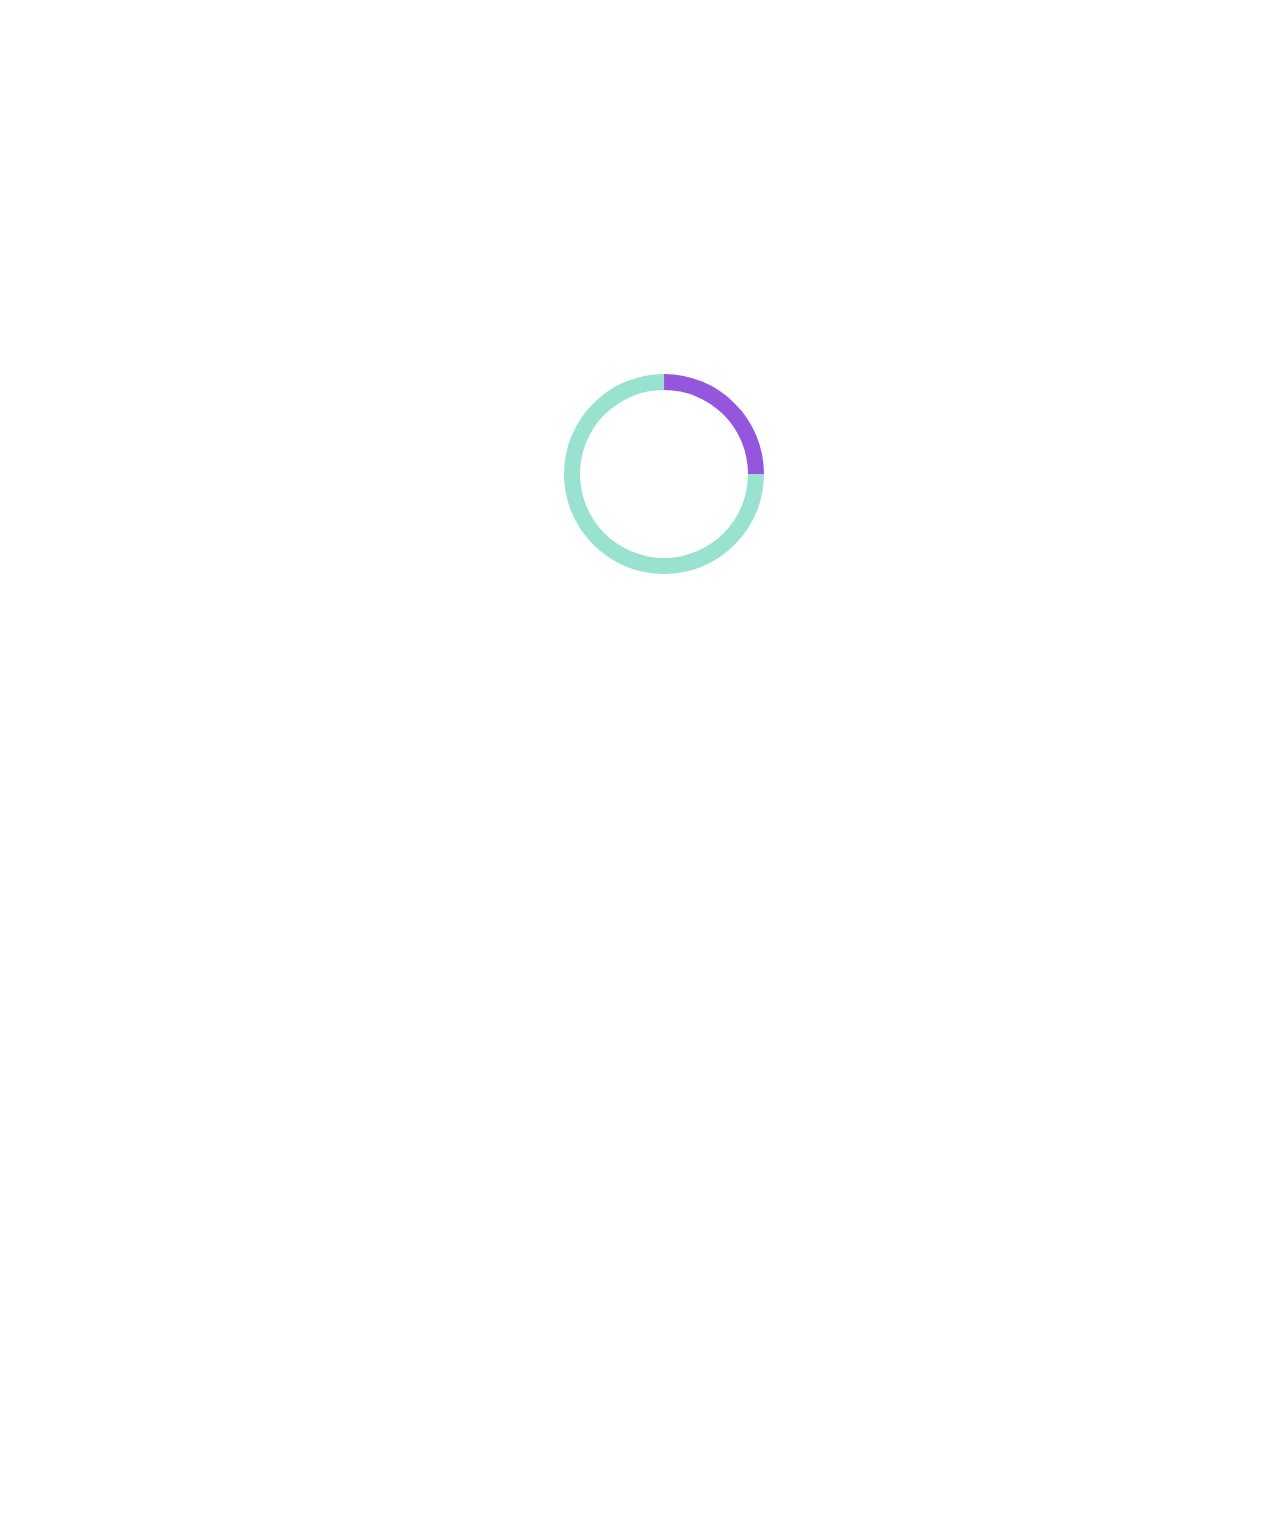
<file: index.html>
<!DOCTYPE html>
<html lang="fr">
  <head>
    <meta charset="UTF-8" />
    <meta http-equiv="X-UA-Compatible" content="IE=edge" />
    <meta name="viewport" content="width=device-width, initial-scale=1.0" />
    
    <link rel="stylesheet" href="CSS/normalise.css">
    <link rel="stylesheet" href="CSS/index.css" />
    <link
      rel="stylesheet"
      media="screen and (min-width: 769px)"
      href="CSS/moyenne_resolution.css"
    />
    <link
      rel="stylesheet"
      media="screen and (min-width: 1079px)"
      href="CSS/large_resolution.css"
    />

    <link
      href="https://cdnjs.cloudflare.com/ajax/libs/font-awesome/6.1.1/css/all.min.css"
      rel="stylesheet"
    />

    <link rel="preconnect" href="https://fonts.googleapis.com" />
    <link rel="preconnect" href="https://fonts.gstatic.com" crossorigin />
    <link
      href="https://fonts.googleapis.com/css2?family=Roboto:ital,wght@0,100;0,300;0,400;0,500;0,700;1,100;1,300;1,400;1,500;1,700&family=Shrikhand&display=swap"
      rel="stylesheet"
    />

    <title>Accueil</title>
  </head>

  <body>
    <div class="loader"></div>

    <div class="blocPage">
      <svg id="stylesvg" aria-hidden="true" focusable="false">
        <linearGradient id="mygradient" x2="1" y2="1">
          <stop offset="0%" stop-color="#9356DC" />
          <stop offset="100%" stop-color="#FF79DA" />
        </linearGradient>
      </svg>
      <!--Partie de l'entête-->
      <header class="entete">
        <div class="divFlecheEntete"></div>
        <div class="divLogo">
          <a href="index.html" class="logo"
            ><img src="images/logo/ohmyfood.png" alt="OhmyFood"
          /></a>
        </div>
        <div class="twentyfivepercent"></div>
      </header>
      <!--Partie de entre lentête et le contenu principal-->
      <section>
        <div class="divLocation">
          <i class="fa-solid fa-location-dot"></i>
          <p>Paris, Belleville</p>
        </div>
        <div class="introduction flexCenter">
          <div class="reservezPhrase">
            <h2>Réservez le menu qui vous convient</h2>
            <p>
              Découvrez des restaurants d'exception, séléctionnés par nos soins.
            </p>
          </div>

          <a href="#explore" class="exploreButton">
            Explorer nos Restaurants
          </a>
        </div>
      </section>
      <!--Partie du contenu principal-->
      <div class="globalSansHeaderFooter">
        <!--Partie de la liste des choix-->
        <section class="fonctionnement">
          <h2>Fonctionnement</h2>

          <div class="listChoix">
            <article class="choix flexCenter">
              <div class="numberFonc flexCenter">1</div>

              <div class="iconFonc">
                <i class="fa-solid fa-mobile-screen-button fa-2xl"></i>
              </div>

              <div class="space"></div>

              <h3 class="textFonc">Choisissez un restaurant</h3>
            </article>

            <article class="choix flexCenter">
              <div class="numberFonc flexCenter">2</div>

              <div class="iconFonc">
                <i class="fa-solid fa-list fa-2xl"></i>
              </div>

              <div class="space"></div>

              <h3 class="textFonc">Composez votre menu</h3>
            </article>

            <article class="choix flexCenter">
              <div class="numberFonc flexCenter">3</div>

              <div class="iconFonc">
                <i class="fa-solid fa-store fa-2xl"></i>
              </div>

              <div class="space"></div>

              <h3 class="textFonc">Dégustez au restaurant</h3>
            </article>
          </div>
        </section>
        <!--Partie de la liste des restaurants-->
        <section id="explore" class="restaurants">
          <h2 id="firstH2">Restaurants</h2>

          <div class="listResto">
            <h2>Restaurants</h2>

            <a href="menulapalettedugout.html">
              <article class="cardRestaurants1">
                <div class="cardRestaurantsImage">
                  <img
                    src="images/restaurants/jay-wennington-N_Y88TWmGwA-unsplash.jpg"
                    alt=""
                  />
                  <div class="nouveau">Nouveau</div>
                </div>
                <div class="cardRestaurantsInfos">
                  <div class="infoCard">
                    <h3>La palette du goût</h3>
                    <p>Ménilmontant</p>
                  </div>

                  <div class="divHeart flexCenter">
                    <div class="heartEmpty">
                      <svg
                        xmlns="http://www.w3.org/2000/svg"
                        viewBox="0 0 512 512"
                      >
                        <path
                          d="M244 84L255.1 96L267.1 84.02C300.6 51.37 347 36.51 392.6 44.1C461.5 55.58 512 115.2 512 185.1V190.9C512 232.4 494.8 272.1 464.4 300.4L283.7 469.1C276.2 476.1 266.3 480 256 480C245.7 480 235.8 476.1 228.3 469.1L47.59 300.4C17.23 272.1 0 232.4 0 190.9V185.1C0 115.2 50.52 55.58 119.4 44.1C164.1 36.51 211.4 51.37 244 84C243.1 84 244 84.01 244 84L244 84zM255.1 163.9L210.1 117.1C188.4 96.28 157.6 86.4 127.3 91.44C81.55 99.07 48 138.7 48 185.1V190.9C48 219.1 59.71 246.1 80.34 265.3L256 429.3L431.7 265.3C452.3 246.1 464 219.1 464 190.9V185.1C464 138.7 430.4 99.07 384.7 91.44C354.4 86.4 323.6 96.28 301.9 117.1L255.1 163.9z"
                        />
                      </svg>
                    </div>

                    <div class="heartFill">
                      <svg viewBox="0 0 512 512">
                        <g stroke="black">
                          <path
                            d="M0 190.9V185.1C0 115.2 50.52 55.58 119.4 44.1C164.1 36.51 211.4 51.37 244 84.02L256 96L267.1 84.02C300.6 51.37 347 36.51 392.6 44.1C461.5 55.58 512 115.2 512 185.1V190.9C512 232.4 494.8 272.1 464.4 300.4L283.7 469.1C276.2 476.1 266.3 480 256 480C245.7 480 235.8 476.1 228.3 469.1L47.59 300.4C17.23 272.1 .0003 232.4 .0003 190.9L0 190.9z"
                          />
                        </g>
                      </svg>
                    </div>
                  </div>
                </div>
              </article>
            </a>

            <a href="menulanoteenchantee.html">
              <article class="cardRestaurants1">
                <div class="cardRestaurantsImage">
                  <img
                    src="images/restaurants/stil-u2Lp8tXIcjw-unsplash.jpg"
                    alt=""
                  />
                  <div class="nouveau">Nouveau</div>
                </div>
                <div class="cardRestaurantsInfos">
                  <div class="infoCard">
                    <h3>La note enchantée</h3>
                    <p>Charonne</p>
                  </div>
                  <div class="divHeart flexCenter">
                    <div class="heartEmpty">
                      <svg
                        xmlns="http://www.w3.org/2000/svg"
                        viewBox="0 0 512 512"
                      >
                        <path
                          d="M244 84L255.1 96L267.1 84.02C300.6 51.37 347 36.51 392.6 44.1C461.5 55.58 512 115.2 512 185.1V190.9C512 232.4 494.8 272.1 464.4 300.4L283.7 469.1C276.2 476.1 266.3 480 256 480C245.7 480 235.8 476.1 228.3 469.1L47.59 300.4C17.23 272.1 0 232.4 0 190.9V185.1C0 115.2 50.52 55.58 119.4 44.1C164.1 36.51 211.4 51.37 244 84C243.1 84 244 84.01 244 84L244 84zM255.1 163.9L210.1 117.1C188.4 96.28 157.6 86.4 127.3 91.44C81.55 99.07 48 138.7 48 185.1V190.9C48 219.1 59.71 246.1 80.34 265.3L256 429.3L431.7 265.3C452.3 246.1 464 219.1 464 190.9V185.1C464 138.7 430.4 99.07 384.7 91.44C354.4 86.4 323.6 96.28 301.9 117.1L255.1 163.9z"
                        />
                      </svg>
                    </div>

                    <div class="heartFill">
                      <svg viewBox="0 0 512 512">
                        <g stroke="black">
                          <path
                            d="M0 190.9V185.1C0 115.2 50.52 55.58 119.4 44.1C164.1 36.51 211.4 51.37 244 84.02L256 96L267.1 84.02C300.6 51.37 347 36.51 392.6 44.1C461.5 55.58 512 115.2 512 185.1V190.9C512 232.4 494.8 272.1 464.4 300.4L283.7 469.1C276.2 476.1 266.3 480 256 480C245.7 480 235.8 476.1 228.3 469.1L47.59 300.4C17.23 272.1 .0003 232.4 .0003 190.9L0 190.9z"
                          />
                        </g>
                      </svg>
                    </div>
                  </div>
                </div>
              </article>
            </a>

            <a href="menualafrancaise.html">
              <article class="cardRestaurants1">
                <div class="cardRestaurantsImage">
                  <img
                    src="images/restaurants/toa-heftiba-DQKerTsQwi0-unsplash.jpg"
                    alt=""
                  />
                  <div class="nouveau">Nouveau</div>
                </div>
                <div class="cardRestaurantsInfos">
                  <div class="infoCard">
                    <h3>À la française</h3>
                    <p>Cité Rouge</p>
                  </div>

                  <div class="divHeart flexCenter">
                    <div class="heartEmpty">
                      <svg
                        xmlns="http://www.w3.org/2000/svg"
                        viewBox="0 0 512 512"
                      >
                        <path
                          d="M244 84L255.1 96L267.1 84.02C300.6 51.37 347 36.51 392.6 44.1C461.5 55.58 512 115.2 512 185.1V190.9C512 232.4 494.8 272.1 464.4 300.4L283.7 469.1C276.2 476.1 266.3 480 256 480C245.7 480 235.8 476.1 228.3 469.1L47.59 300.4C17.23 272.1 0 232.4 0 190.9V185.1C0 115.2 50.52 55.58 119.4 44.1C164.1 36.51 211.4 51.37 244 84C243.1 84 244 84.01 244 84L244 84zM255.1 163.9L210.1 117.1C188.4 96.28 157.6 86.4 127.3 91.44C81.55 99.07 48 138.7 48 185.1V190.9C48 219.1 59.71 246.1 80.34 265.3L256 429.3L431.7 265.3C452.3 246.1 464 219.1 464 190.9V185.1C464 138.7 430.4 99.07 384.7 91.44C354.4 86.4 323.6 96.28 301.9 117.1L255.1 163.9z"
                        />
                      </svg>
                    </div>

                    <div class="heartFill">
                      <svg viewBox="0 0 512 512">
                        <g stroke="black">
                          <path
                            d="M0 190.9V185.1C0 115.2 50.52 55.58 119.4 44.1C164.1 36.51 211.4 51.37 244 84.02L256 96L267.1 84.02C300.6 51.37 347 36.51 392.6 44.1C461.5 55.58 512 115.2 512 185.1V190.9C512 232.4 494.8 272.1 464.4 300.4L283.7 469.1C276.2 476.1 266.3 480 256 480C245.7 480 235.8 476.1 228.3 469.1L47.59 300.4C17.23 272.1 .0003 232.4 .0003 190.9L0 190.9z"
                          />
                        </g>
                      </svg>
                    </div>
                  </div>
                </div>
              </article>
            </a>

            <a href="menuledelicedessens.html">
              <article class="cardRestaurants1">
                <div class="cardRestaurantsImage">
                  <img
                    src="images/restaurants/louis-hansel-shotsoflouis-qNBGVyOCY8Q-unsplash.jpg"
                    alt=""
                  />
                </div>
                <div class="cardRestaurantsInfos">
                  <div class="infoCard">
                    <h3>Le délice des sens</h3>
                    <p>Folie-Méricourt</p>
                  </div>

                  <div class="divHeart flexCenter">
                    <div class="heartEmpty">
                      <svg
                        xmlns="http://www.w3.org/2000/svg"
                        viewBox="0 0 512 512"
                      >
                        <path
                          d="M244 84L255.1 96L267.1 84.02C300.6 51.37 347 36.51 392.6 44.1C461.5 55.58 512 115.2 512 185.1V190.9C512 232.4 494.8 272.1 464.4 300.4L283.7 469.1C276.2 476.1 266.3 480 256 480C245.7 480 235.8 476.1 228.3 469.1L47.59 300.4C17.23 272.1 0 232.4 0 190.9V185.1C0 115.2 50.52 55.58 119.4 44.1C164.1 36.51 211.4 51.37 244 84C243.1 84 244 84.01 244 84L244 84zM255.1 163.9L210.1 117.1C188.4 96.28 157.6 86.4 127.3 91.44C81.55 99.07 48 138.7 48 185.1V190.9C48 219.1 59.71 246.1 80.34 265.3L256 429.3L431.7 265.3C452.3 246.1 464 219.1 464 190.9V185.1C464 138.7 430.4 99.07 384.7 91.44C354.4 86.4 323.6 96.28 301.9 117.1L255.1 163.9z"
                        />
                      </svg>
                    </div>

                    <div class="heartFill">
                      <svg viewBox="0 0 512 512">
                        <g stroke="black">
                          <path
                            d="M0 190.9V185.1C0 115.2 50.52 55.58 119.4 44.1C164.1 36.51 211.4 51.37 244 84.02L256 96L267.1 84.02C300.6 51.37 347 36.51 392.6 44.1C461.5 55.58 512 115.2 512 185.1V190.9C512 232.4 494.8 272.1 464.4 300.4L283.7 469.1C276.2 476.1 266.3 480 256 480C245.7 480 235.8 476.1 228.3 469.1L47.59 300.4C17.23 272.1 .0003 232.4 .0003 190.9L0 190.9z"
                          />
                        </g>
                      </svg>
                    </div>
                  </div>
                </div>
              </article>
            </a>
          </div>
        </section>
      </div>
      <!--Footer-->
      <footer>
        <a href="index.html">
          <h2>ohmyfood</h2>
        </a>

        <div>
          <a href="#">
            <i class="fa-solid fa-utensils"></i>
            Proposer un restaurant
          </a>
        </div>

        <div>
          <a href="#">
            <i class="fa-solid fa-handshake-simple"></i>
            Devenir partenaire
          </a>
        </div>

        <div>
          <a href="#">Mentions légales</a>
        </div>

        <div>
          <a href="mailto:test.mail@gmail.com">Contact</a>
        </div>
      </footer>
    </div>
  </body>

</html>
</file>
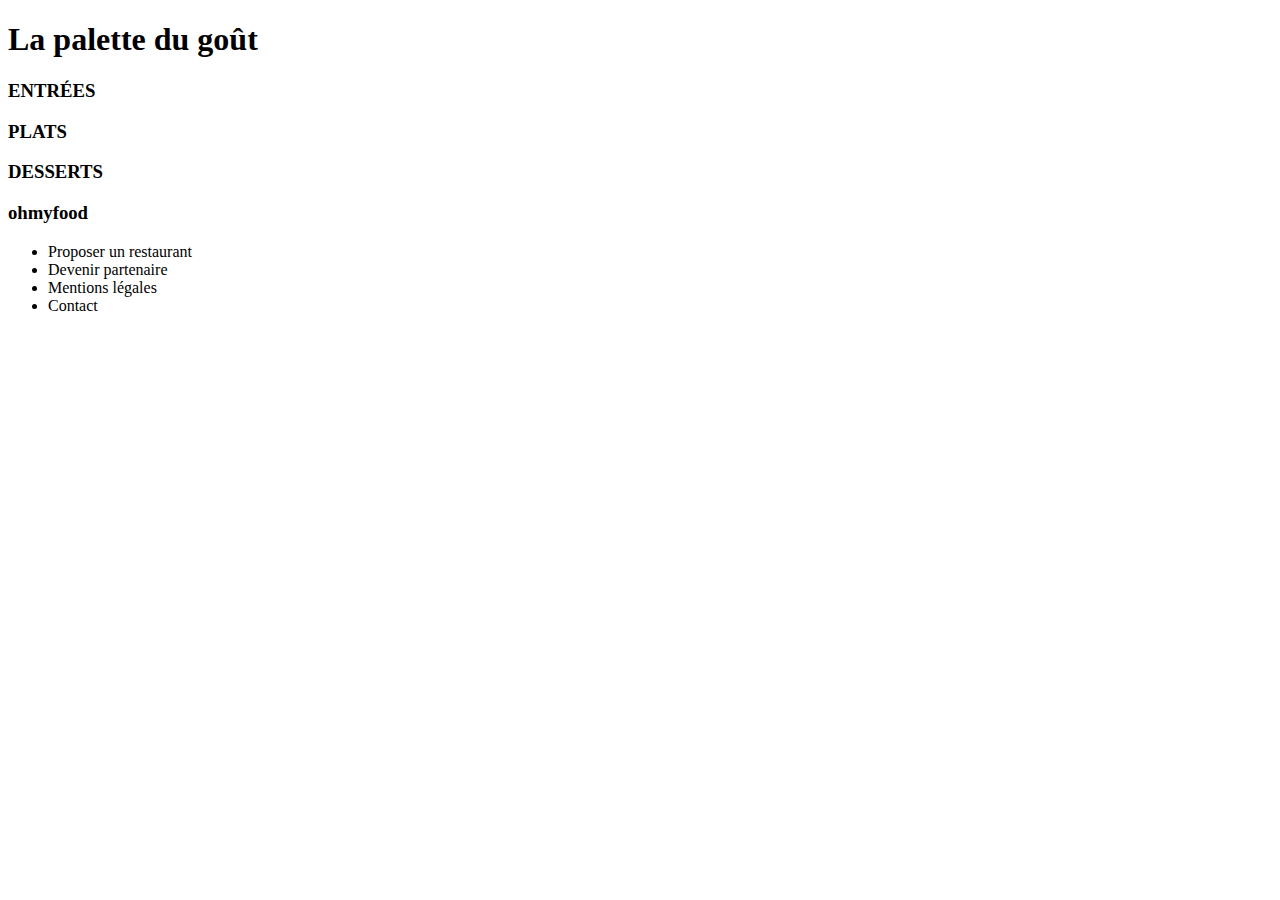
<file: Menu_La_Palette_Du_Gout.html>
<!DOCTYPE html>
<html lang="fr">
    <head>
        <meta charset="UTF-8">
        <meta http-equiv="X-UA-Compatible" content="IE=edge">
        <meta name="viewport" content="width=device-width, initial-scale=1.0">
        <title>Document</title>
    </head>
    <body> 
        <header>
            <div>
                <div class="flecheRetour">

                </div>
                <div class="logo">

                </div>
            </div>
        </header>
        <div>
            <div><h1>La palette du goût</h1></div>
            <div class="divEntrees">
                <h3>ENTRÉES</h3>
                <div>
                    <h3></h3>
                    <div>
                        <p></p>
                        <p class="price"></p>
                        <div class="buttonValidate"></div>
                    </div>
                </div>
    
                <div>
                    <h3></h3>
                    <div>
                        <p></p>
                        <p class="price"></p>
                        <div class="buttonValidate"></div>
                    </div>
                </div>

                <div>
                    <h3></h3>
                    <div>
                        <p></p>
                        <p class="price"></p>
                        <div class="buttonValidate"></div>
                    </div>
                </div>
            </div>

            <div class="divPlats">
                <h3>PLATS</h3>
                <div>
                    <h3></h3>
                    <div>
                        <p></p>
                        <p class="price"></p>
                        <div class="buttonValidate"></div>
                    </div>
                </div>

                <div>
                    <h3></h3>
                    <div>
                        <p></p>
                        <p class="price"></p>
                        <div class="buttonValidate"></div>
                    </div>
                </div>

                <div>
                    <h3></h3>
                    <div>
                        <p></p>
                        <p class="price"></p>
                        <div class="buttonValidate"></div>
                    </div>
                </div>
            </div>

            <div class="divDesserts">
                <h3>DESSERTS</h3>
                <div>
                    <h3></h3>
                    <div>
                        <p></p>
                        <p class="price"></p>
                        <div class="buttonValidate"></div>
                    </div>
                </div>

                <div>
                    <h3></h3>
                    <div>
                        <p></p>
                        <p class="price"></p>
                        <div class="buttonValidate"></div>
                    </div>
                </div>

                <div>
                    <h3></h3>
                    <div>
                        <p></p>
                        <p class="price"></p>
                        <div class="buttonValidate"></div>
                    </div>
                </div>
            </div>
        </div>

        <div class="divBoutton">

        </div>
        <footer>
            <div class="ohmyfood">
                <h3>ohmyfood</h3>
                <ul>
                    <li>Proposer un restaurant</li>
                    <li>Devenir partenaire</li>
                    <li>Mentions légales</li>
                    <li>Contact</li>
                </ul>
            </div>
        </footer>
    </body>
</html>
</file>
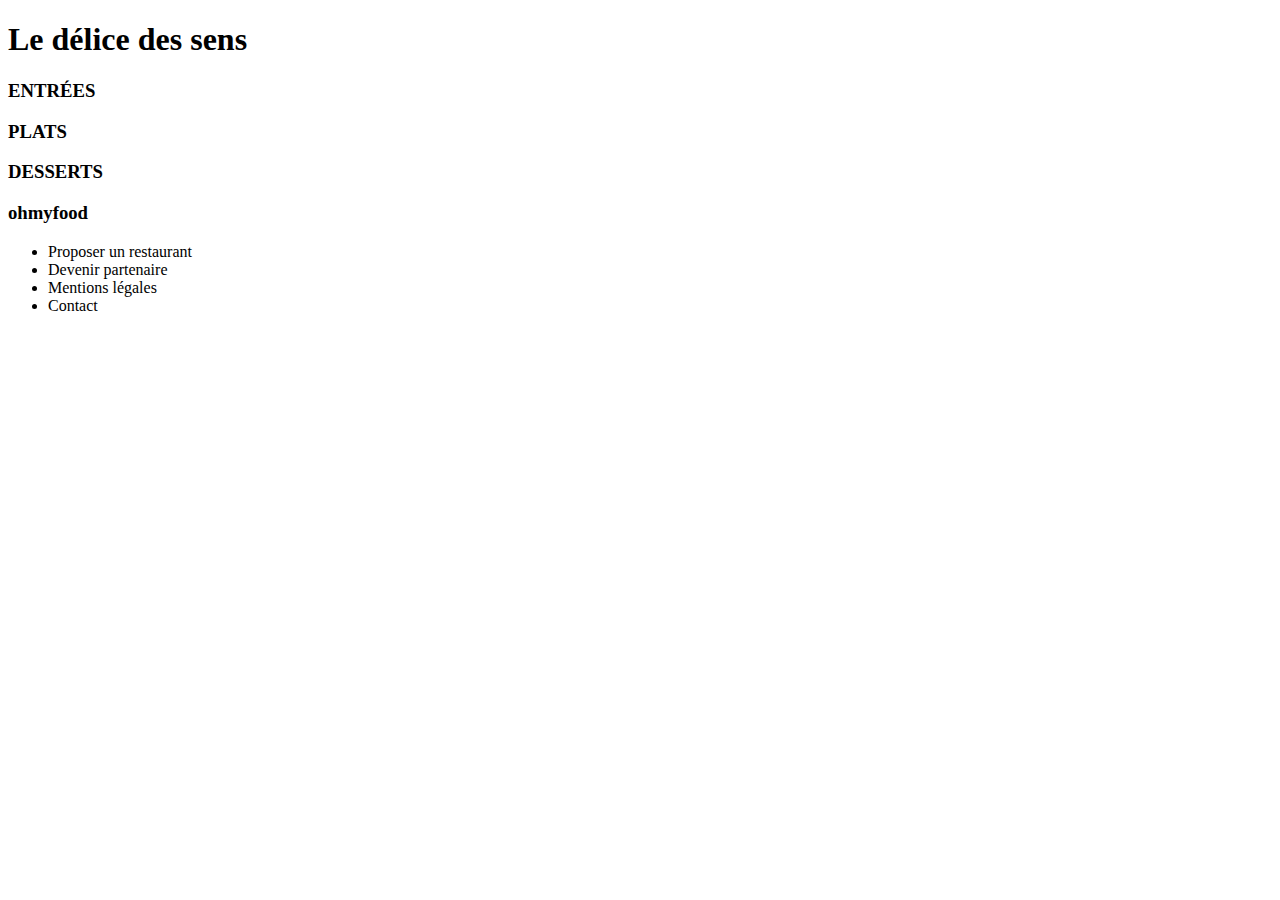
<file: Menu_Le_Delice_Des_Sens.html>
<!DOCTYPE html>
<html lang="fr">
    <head>
        <meta charset="UTF-8">
        <meta http-equiv="X-UA-Compatible" content="IE=edge">
        <meta name="viewport" content="width=device-width, initial-scale=1.0">
        <title>Document</title>
    </head>
    <body> 
        <header>
            <div>
                <div class="flecheRetour">

                </div>
                <div class="logo">

                </div>
            </div>
        </header>
        <div>
            <div><h1>Le délice des sens</h1></div>
            <div class="divEntrees">
                <h3>ENTRÉES</h3>
                <div>
                    <h3></h3>
                    <div>
                        <p></p>
                        <p class="price"></p>
                        <div class="buttonValidate"></div>
                    </div>
                </div>
    
                <div>
                    <h3></h3>
                    <div>
                        <p></p>
                        <p class="price"></p>
                        <div class="buttonValidate"></div>
                    </div>
                </div>

                <div>
                    <h3></h3>
                    <div>
                        <p></p>
                        <p class="price"></p>
                        <div class="buttonValidate"></div>
                    </div>
                </div>
            </div>

            <div class="divPlats">
                <h3>PLATS</h3>
                <div>
                    <h3></h3>
                    <div>
                        <p></p>
                        <p class="price"></p>
                        <div class="buttonValidate"></div>
                    </div>
                </div>

                <div>
                    <h3></h3>
                    <div>
                        <p></p>
                        <p class="price"></p>
                        <div class="buttonValidate"></div>
                    </div>
                </div>

                <div>
                    <h3></h3>
                    <div>
                        <p></p>
                        <p class="price"></p>
                        <div class="buttonValidate"></div>
                    </div>
                </div>
            </div>

            <div class="divDesserts">
                <h3>DESSERTS</h3>
                <div>
                    <h3></h3>
                    <div>
                        <p></p>
                        <p class="price"></p>
                        <div class="buttonValidate"></div>
                    </div>
                </div>

                <div>
                    <h3></h3>
                    <div>
                        <p></p>
                        <p class="price"></p>
                        <div class="buttonValidate"></div>
                    </div>
                </div>

                <div>
                    <h3></h3>
                    <div>
                        <p></p>
                        <p class="price"></p>
                        <div class="buttonValidate"></div>
                    </div>
                </div>
            </div>
        </div>

        <div class="divBoutton">

        </div>
        <footer>
            <div class="ohmyfood">
                <h3>ohmyfood</h3>
                <ul>
                    <li>Proposer un restaurant</li>
                    <li>Devenir partenaire</li>
                    <li>Mentions légales</li>
                    <li>Contact</li>
                </ul>
            </div>
        </footer>
    </body>
</html>
</file>
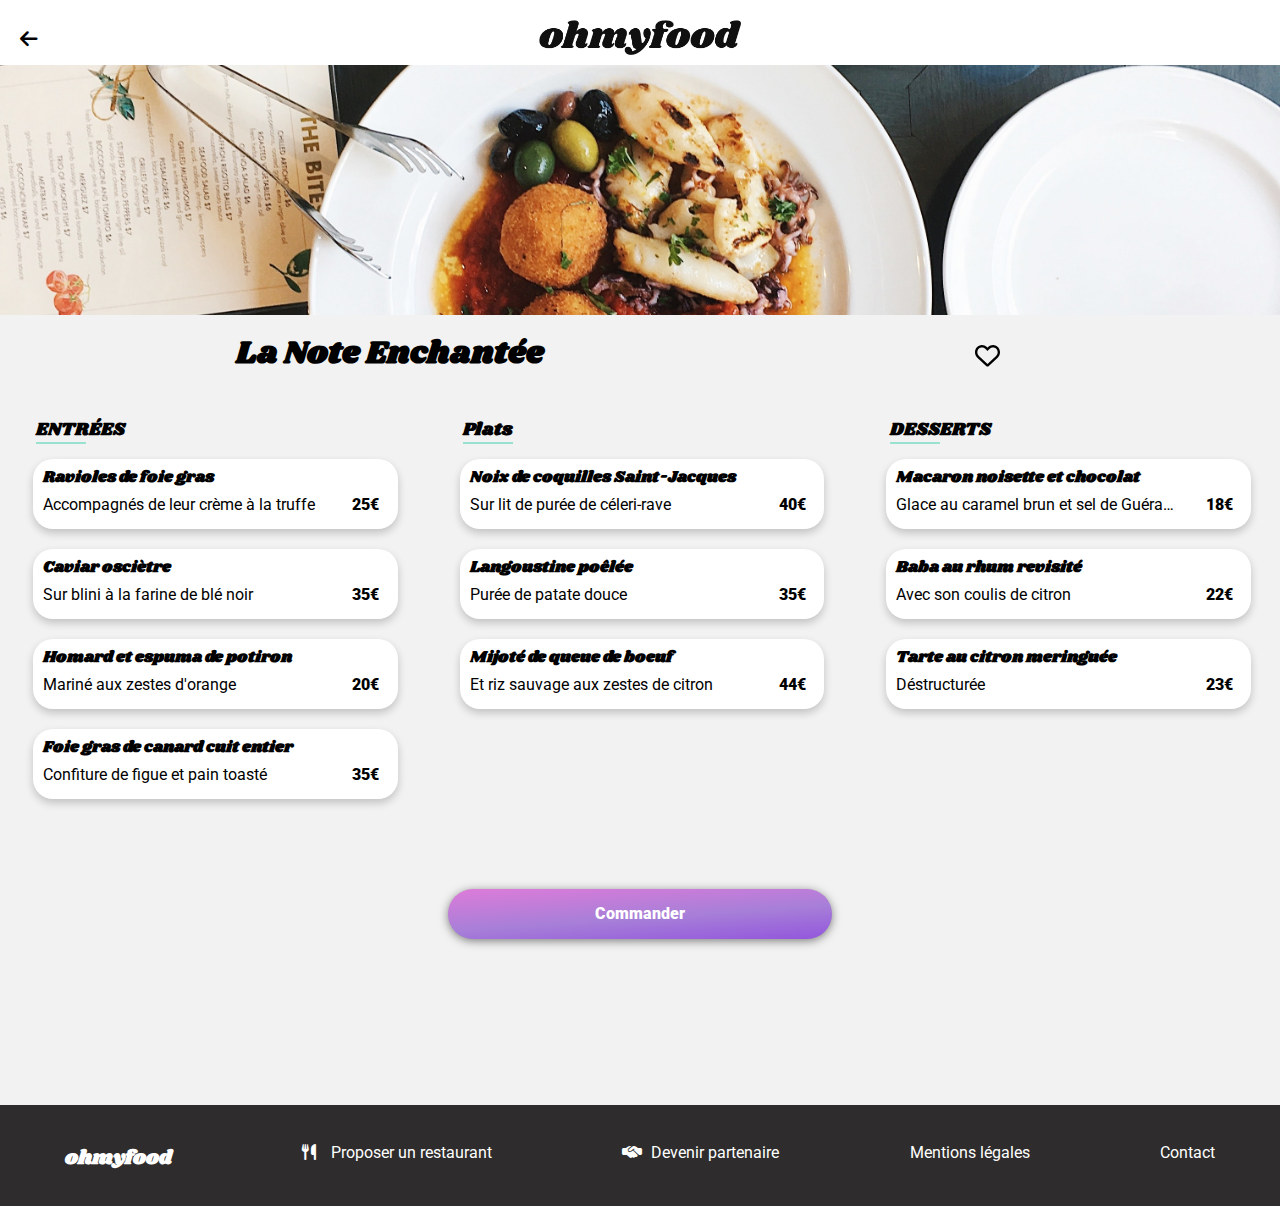
<file: menulanoteenchantee.html>
<!DOCTYPE html>
<html lang="fr">
  <head>
    <meta charset="UTF-8" />
    <meta http-equiv="X-UA-Compatible" content="IE=edge" />
    <meta name="viewport" content="width=device-width, initial-scale=1.0" />

    <link rel="stylesheet" href="CSS/normalise.css">

    <link rel="stylesheet" href="CSS/menuresto.css" />
    <link
      rel="stylesheet"
      media="screen and (min-width: 769px)"
      href="CSS/moyenne_resolution_resto.css"
    />
    <link
      rel="stylesheet"
      media="screen and (min-width: 1079px)"
      href="CSS/large_resolution_resto.css"
    />
    <link rel="stylesheet" href="CSS/la_note_enchantee.css" />

    <link
      href="https://cdnjs.cloudflare.com/ajax/libs/font-awesome/6.1.1/css/all.min.css"
      rel="stylesheet"
    />

    <link
      href="https://fonts.googleapis.com/css2?family=Roboto:ital,wght@0,100;0,300;0,400;0,500;0,700;1,100;1,300;1,400;1,500;1,700&family=Shrikhand&display=swap"
      rel="stylesheet"
    />
    <title>La Note Enchantée</title>
  </head>
  <body>
    <div class="blocPage">
      <svg id="stylesvg" aria-hidden="true" focusable="false">
        <linearGradient id="mygradient" x2="1" y2="1">
          <stop offset="0%" stop-color="#9356DC" />
          <stop offset="100%" stop-color="#FF79DA" />
        </linearGradient>
      </svg>

      <div class="entete">
        <header>
          <div class="divFlecheEntete">
            <a href="index.html">
              <i class="fa-solid fa-arrow-left"></i>
            </a>
          </div>
          <div class="divLogo">
            <a href="index.html" class="logo"
              ><img src="images/logo/ohmyfood.png" alt="OhmyFood"
            /></a>
          </div>
          <div class="twentyfivepercent"></div>
        </header>
      </div>

      <div class="menu">
        <div class="divIMG">
          <img
            src="images/restaurants/stil-u2Lp8tXIcjw-unsplash.jpg"
            alt="La Note Enchantée"
          />
        </div>

        <div class="resto">
          <div class="title flexBetween">
            <div class="divTitle">
              <h1>La Note Enchantée</h1>
            </div>
            <div class="divHeart flexCenter">
              <div class="heartEmpty">
                <svg xmlns="http://www.w3.org/2000/svg" viewBox="0 0 512 512">
                  <path
                    d="M244 84L255.1 96L267.1 84.02C300.6 51.37 347 36.51 392.6 44.1C461.5 55.58 512 115.2 512 185.1V190.9C512 232.4 494.8 272.1 464.4 300.4L283.7 469.1C276.2 476.1 266.3 480 256 480C245.7 480 235.8 476.1 228.3 469.1L47.59 300.4C17.23 272.1 0 232.4 0 190.9V185.1C0 115.2 50.52 55.58 119.4 44.1C164.1 36.51 211.4 51.37 244 84C243.1 84 244 84.01 244 84L244 84zM255.1 163.9L210.1 117.1C188.4 96.28 157.6 86.4 127.3 91.44C81.55 99.07 48 138.7 48 185.1V190.9C48 219.1 59.71 246.1 80.34 265.3L256 429.3L431.7 265.3C452.3 246.1 464 219.1 464 190.9V185.1C464 138.7 430.4 99.07 384.7 91.44C354.4 86.4 323.6 96.28 301.9 117.1L255.1 163.9z"
                  />
                </svg>
              </div>

              <div class="heartFill">
                <svg viewBox="0 0 512 512">
                  <g stroke="black">
                    <path
                      d="M0 190.9V185.1C0 115.2 50.52 55.58 119.4 44.1C164.1 36.51 211.4 51.37 244 84.02L256 96L267.1 84.02C300.6 51.37 347 36.51 392.6 44.1C461.5 55.58 512 115.2 512 185.1V190.9C512 232.4 494.8 272.1 464.4 300.4L283.7 469.1C276.2 476.1 266.3 480 256 480C245.7 480 235.8 476.1 228.3 469.1L47.59 300.4C17.23 272.1 .0003 232.4 .0003 190.9L0 190.9z"
                    />
                  </g>
                </svg>
              </div>
            </div>
          </div>

          <div class="divPlat">
            <section class="listEntree">
              <h2>ENTRÉES</h2>

              <article class="plat">
                <div class="partRouge">
                  <div class="divTitlePlat">
                    <h3>Ravioles de foie gras</h3>
                  </div>

                  <div class="divInfoPlat">
                    <div class="divDescPlat">
                      <span>Accompagnés de leur crème à la truffe</span>
                    </div>
                    <div class="divPricePlat">
                      <span class="price">25€</span>
                    </div>
                  </div>
                </div>
                <div class="divValid flexCenter">
                  <img
                    src="images/fontLogo/circle-check-solid.svg"
                    alt="Logo de Validation"
                  />
                </div>
              </article>

              <article class="plat">
                <div class="partRouge">
                  <div class="divTitlePlat">
                    <h3>Caviar osciètre</h3>
                  </div>

                  <div class="divInfoPlat">
                    <div class="divDescPlat">
                      <span>Sur blini à la farine de blé noir</span>
                    </div>
                    <div class="divPricePlat">
                      <span class="price">35€</span>
                    </div>
                  </div>
                </div>
                <div class="divValid flexCenter">
                  <img
                    src="images/fontLogo/circle-check-solid.svg"
                    alt="Logo de Validation"
                  />
                </div>
              </article>

              <article class="plat">
                <div class="partRouge">
                  <div class="divTitlePlat">
                    <h3>Homard et espuma de potiron</h3>
                  </div>

                  <div class="divInfoPlat">
                    <div class="divDescPlat">
                      <span>Mariné aux zestes d'orange</span>
                    </div>
                    <div class="divPricePlat">
                      <span class="price">20€</span>
                    </div>
                  </div>
                </div>
                <div class="divValid flexCenter">
                  <img
                    src="images/fontLogo/circle-check-solid.svg"
                    alt="Logo de Validation"
                  />
                </div>
              </article>

              <article class="plat">
                <div class="partRouge">
                  <div class="divTitlePlat">
                    <h3>Foie gras de canard cuit entier</h3>
                  </div>

                  <div class="divInfoPlat">
                    <div class="divDescPlat">
                      <span>Confiture de figue et pain toasté</span>
                    </div>
                    <div class="divPricePlat">
                      <span class="price">35€</span>
                    </div>
                  </div>
                </div>
                <div class="divValid flexCenter">
                  <img
                    src="images/fontLogo/circle-check-solid.svg"
                    alt="Logo de Validation"
                  />
                </div>
              </article>
            </section>

            <section class="listPlat">
              <h2>Plats</h2>

              <article class="plat">
                <div class="partRouge">
                  <div class="divTitlePlat">
                    <h3>Noix de coquilles Saint-Jacques</h3>
                  </div>

                  <div class="divInfoPlat">
                    <div class="divDescPlat">
                      <span>Sur lit de purée de céleri-rave</span>
                    </div>
                    <div class="divPricePlat">
                      <span class="price">40€</span>
                    </div>
                  </div>
                </div>
                <div class="divValid flexCenter">
                  <img
                    src="images/fontLogo/circle-check-solid.svg"
                    alt="Logo de Validation"
                  />
                </div>
              </article>

              <article class="plat">
                <div class="partRouge">
                  <div class="divTitlePlat">
                    <h3>Langoustine poêlée</h3>
                  </div>

                  <div class="divInfoPlat">
                    <div class="divDescPlat">
                      <span>Purée de patate douce</span>
                    </div>
                    <div class="divPricePlat">
                      <span class="price">35€</span>
                    </div>
                  </div>
                </div>
                <div class="divValid flexCenter">
                  <img
                    src="images/fontLogo/circle-check-solid.svg"
                    alt="Logo de Validation"
                  />
                </div>
              </article>

              <article class="plat">
                <div class="partRouge">
                  <div class="divTitlePlat">
                    <h3>Mijoté de queue de boeuf</h3>
                  </div>

                  <div class="divInfoPlat">
                    <div class="divDescPlat">
                      <span>Et riz sauvage aux zestes de citron</span>
                    </div>
                    <div class="divPricePlat">
                      <span class="price">44€</span>
                    </div>
                  </div>
                </div>
                <div class="divValid flexCenter">
                  <img
                    src="images/fontLogo/circle-check-solid.svg"
                    alt="Logo de Validation"
                  />
                </div>
              </article>
            </section>

            <section class="listDessert">
              <h2>DESSERTS</h2>

              <article class="plat">
                <div class="partRouge">
                  <div class="divTitlePlat">
                    <h3>Macaron noisette et chocolat</h3>
                  </div>

                  <div class="divInfoPlat">
                    <div class="divDescPlat">
                      <span>Glace au caramel brun et sel de Guérande</span>
                    </div>
                    <div class="divPricePlat">
                      <span class="price">18€</span>
                    </div>
                  </div>
                </div>
                <div class="divValid flexCenter">
                  <img
                    src="images/fontLogo/circle-check-solid.svg"
                    alt="Logo de Validation"
                  />
                </div>
              </article>

              <article class="plat">
                <div class="partRouge">
                  <div class="divTitlePlat">
                    <h3>Baba au rhum revisité</h3>
                  </div>

                  <div class="divInfoPlat">
                    <div class="divDescPlat">
                      <span>Avec son coulis de citron</span>
                    </div>
                    <div class="divPricePlat">
                      <span class="price">22€</span>
                    </div>
                  </div>
                </div>
                <div class="divValid flexCenter">
                  <img
                    src="images/fontLogo/circle-check-solid.svg"
                    alt="Logo de Validation"
                  />
                </div>
              </article>

              <article class="plat">
                <div class="partRouge">
                  <div class="divTitlePlat">
                    <h3>Tarte au citron meringuée</h3>
                  </div>

                  <div class="divInfoPlat">
                    <div class="divDescPlat">
                      <span>Déstructurée</span>
                    </div>
                    <div class="divPricePlat">
                      <span class="price">23€</span>
                    </div>
                  </div>
                </div>
                <div class="divValid flexCenter">
                  <img
                    src="images/fontLogo/circle-check-solid.svg"
                    alt="Logo de Validation"
                  />
                </div>
              </article>
            </section>
          </div>
          <!--fin divPlat-->

          <div class="divCommande">
            <button class="exploreButton" type="submit">Commander</button>
          </div>
          <!--Fin divCommande-->
        </div>
        <!--fin resto-->
      </div>

      <footer>
        <a href="index.html">
          <h2>ohmyfood</h2>
        </a>

        <div>
          <a href="#">
            <i class="fa-solid fa-utensils"></i>
            Proposer un restaurant
          </a>
        </div>

        <div>
          <a href="#">
            <i class="fa-solid fa-handshake-simple"></i>
            Devenir partenaire
          </a>
        </div>

        <div>
          <a href="#">Mentions légales</a>
        </div>

        <div>
          <a href="mailto:test.mail@gmail.com">Contact</a>
        </div>
      </footer>
    </div>
  </body>
</html>
</file>
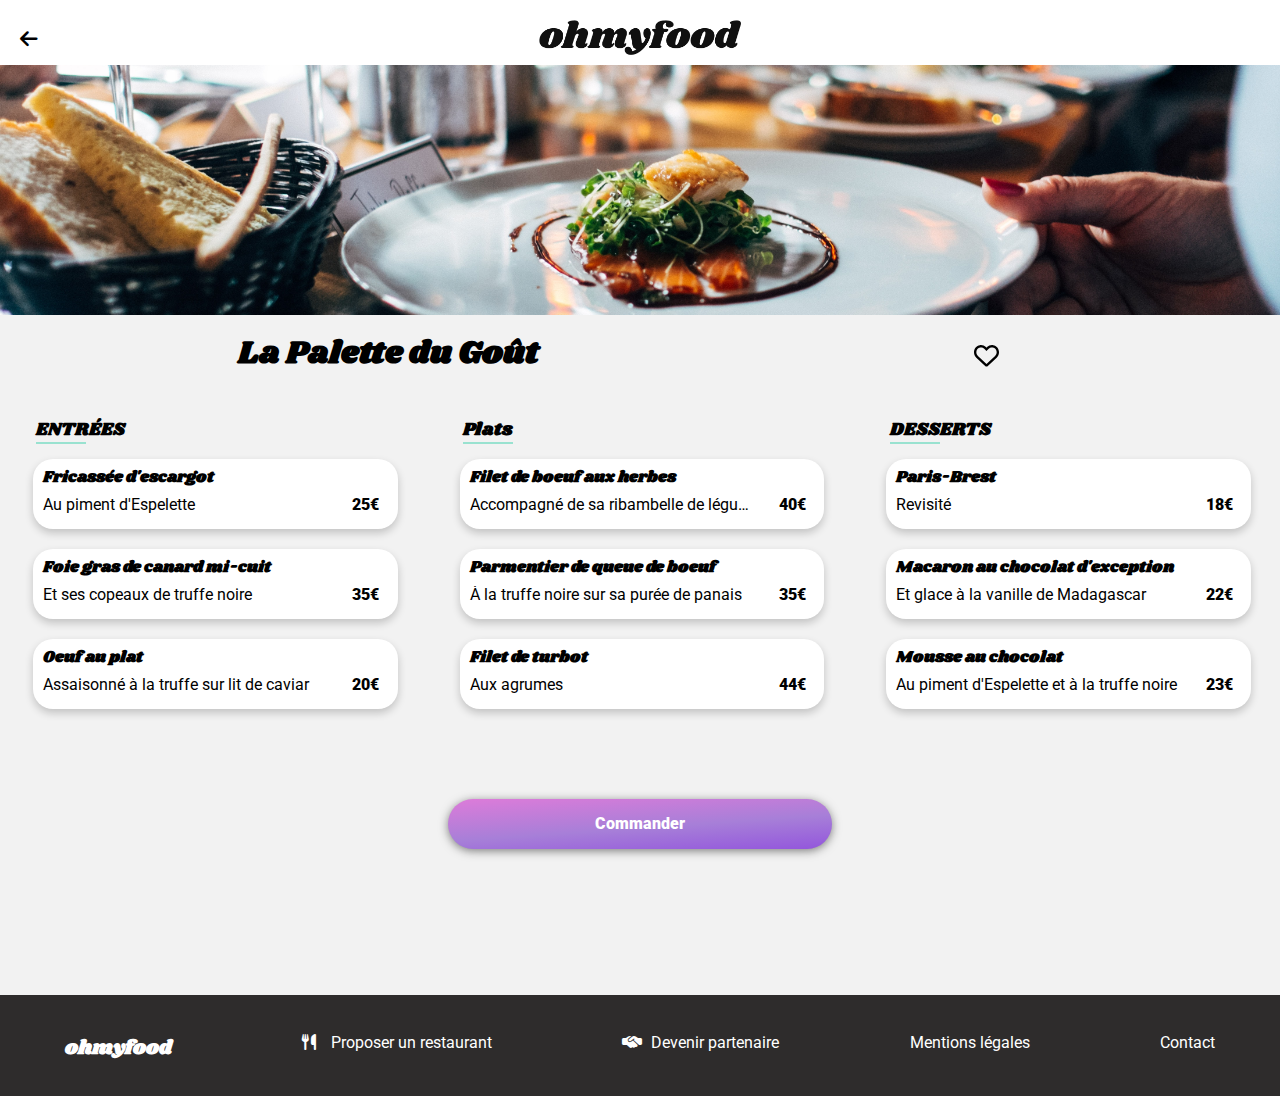
<file: menulapalettedugout.html>
<!DOCTYPE html>
<html lang="fr">
  <head>
    <meta charset="UTF-8" />
    <meta http-equiv="X-UA-Compatible" content="IE=edge" />
    <meta name="viewport" content="width=device-width, initial-scale=1.0" />

    <link rel="stylesheet" href="CSS/normalise.css">

    <link rel="stylesheet" href="CSS/menuresto.css" />
    <link
      rel="stylesheet"
      media="screen and (min-width: 769px)"
      href="CSS/moyenne_resolution_resto.css"
    />
    <link
      rel="stylesheet"
      media="screen and (min-width: 1079px)"
      href="CSS/large_resolution_resto.css"
    />

    <link
      href="https://cdnjs.cloudflare.com/ajax/libs/font-awesome/6.1.1/css/all.min.css"
      rel="stylesheet"
    />

    <link
      href="https://fonts.googleapis.com/css2?family=Roboto:ital,wght@0,100;0,300;0,400;0,500;0,700;1,100;1,300;1,400;1,500;1,700&family=Shrikhand&display=swap"
      rel="stylesheet"
    />
    <title>La Palette Du Goût</title>
  </head>
  <body>
    <div class="blocPage">
      <svg id="stylesvg" aria-hidden="true" focusable="false">
        <linearGradient id="mygradient" x2="1" y2="1">
          <stop offset="0%" stop-color="#9356DC" />
          <stop offset="100%" stop-color="#FF79DA" />
        </linearGradient>
      </svg>

      <div class="entete">
        <header>
          <div class="divFlecheEntete">
            <a href="index.html">
              <i class="fa-solid fa-arrow-left"></i>
            </a>
          </div>
          <div class="divLogo">
            <a href="index.html" class="logo"
              ><img src="images/logo/ohmyfood.png" alt="OhmyFood"
            /></a>
          </div>
          <div class="twentyfivepercent"></div>
        </header>
      </div>

      <div class="menu">
        <div class="divIMG">
          <img
            src="images/restaurants/jay-wennington-N_Y88TWmGwA-unsplash.jpg"
            alt="La Palette du Goût"
          />
        </div>

        <div class="resto">
          <div class="title flexBetween">
            <div class="divTitle">
              <h1>La Palette du Goût</h1>
            </div>

            <div class="divHeart flexCenter">
              <div class="heartEmpty">
                <svg xmlns="http://www.w3.org/2000/svg" viewBox="0 0 512 512">
                  <path
                    d="M244 84L255.1 96L267.1 84.02C300.6 51.37 347 36.51 392.6 44.1C461.5 55.58 512 115.2 512 185.1V190.9C512 232.4 494.8 272.1 464.4 300.4L283.7 469.1C276.2 476.1 266.3 480 256 480C245.7 480 235.8 476.1 228.3 469.1L47.59 300.4C17.23 272.1 0 232.4 0 190.9V185.1C0 115.2 50.52 55.58 119.4 44.1C164.1 36.51 211.4 51.37 244 84C243.1 84 244 84.01 244 84L244 84zM255.1 163.9L210.1 117.1C188.4 96.28 157.6 86.4 127.3 91.44C81.55 99.07 48 138.7 48 185.1V190.9C48 219.1 59.71 246.1 80.34 265.3L256 429.3L431.7 265.3C452.3 246.1 464 219.1 464 190.9V185.1C464 138.7 430.4 99.07 384.7 91.44C354.4 86.4 323.6 96.28 301.9 117.1L255.1 163.9z"
                  />
                </svg>
              </div>

              <div class="heartFill">
                <svg viewBox="0 0 512 512">
                  <g stroke="black">
                    <path
                      d="M0 190.9V185.1C0 115.2 50.52 55.58 119.4 44.1C164.1 36.51 211.4 51.37 244 84.02L256 96L267.1 84.02C300.6 51.37 347 36.51 392.6 44.1C461.5 55.58 512 115.2 512 185.1V190.9C512 232.4 494.8 272.1 464.4 300.4L283.7 469.1C276.2 476.1 266.3 480 256 480C245.7 480 235.8 476.1 228.3 469.1L47.59 300.4C17.23 272.1 .0003 232.4 .0003 190.9L0 190.9z"
                    />
                  </g>
                </svg>
              </div>
            </div>
          </div>

          <div class="divPlat">
            <section class="listEntree">
              <h2>ENTRÉES</h2>

              <article class="plat">
                <div class="partRouge">
                  <div class="divTitlePlat">
                    <h3>Fricassée d'escargot</h3>
                  </div>

                  <div class="divInfoPlat">
                    <div class="divDescPlat">
                      <span>Au piment d'Espelette</span>
                    </div>
                    <div class="divPricePlat">
                      <span class="price">25€</span>
                    </div>
                  </div>
                </div>
                <div class="divValid flexCenter">
                  <img
                    src="images/fontLogo/circle-check-solid.svg"
                    alt="Logo de Validation"
                  />
                </div>
              </article>

              <article class="plat">
                <div class="partRouge">
                  <div class="divTitlePlat">
                    <h3>Foie gras de canard mi-cuit</h3>
                  </div>

                  <div class="divInfoPlat">
                    <div class="divDescPlat">
                      <span>Et ses copeaux de truffe noire</span>
                    </div>
                    <div class="divPricePlat">
                      <span class="price">35€</span>
                    </div>
                  </div>
                </div>
                <div class="divValid flexCenter">
                  <img
                    src="images/fontLogo/circle-check-solid.svg"
                    alt="Logo de Validation"
                  />
                </div>
              </article>

              <article class="plat">
                <div class="partRouge">
                  <div class="divTitlePlat">
                    <h3>Oeuf au plat</h3>
                  </div>

                  <div class="divInfoPlat">
                    <div class="divDescPlat">
                      <span>Assaisonné à la truffe sur lit de caviar</span>
                    </div>
                    <div class="divPricePlat">
                      <span class="price">20€</span>
                    </div>
                  </div>
                </div>
                <div class="divValid flexCenter">
                  <img
                    src="images/fontLogo/circle-check-solid.svg"
                    alt="Logo de Validation"
                  />
                </div>
              </article>
            </section>

            <section class="listPlat">
              <h2>Plats</h2>

              <article class="plat">
                <div class="partRouge">
                  <div class="divTitlePlat">
                    <h3>Filet de boeuf aux herbes</h3>
                  </div>

                  <div class="divInfoPlat">
                    <div class="divDescPlat">
                      <span>Accompagné de sa ribambelle de légumes</span>
                    </div>
                    <div class="divPricePlat">
                      <span class="price">40€</span>
                    </div>
                  </div>
                </div>
                <div class="divValid flexCenter">
                  <img
                    src="images/fontLogo/circle-check-solid.svg"
                    alt="Logo de Validation"
                  />
                </div>
              </article>

              <article class="plat">
                <div class="partRouge">
                  <div class="divTitlePlat">
                    <h3>Parmentier de queue de boeuf</h3>
                  </div>

                  <div class="divInfoPlat">
                    <div class="divDescPlat">
                      <span>À la truffe noire sur sa purée de panais</span>
                    </div>
                    <div class="divPricePlat">
                      <span class="price">35€</span>
                    </div>
                  </div>
                </div>
                <div class="divValid flexCenter">
                  <img
                    src="images/fontLogo/circle-check-solid.svg"
                    alt="Logo de Validation"
                  />
                </div>
              </article>

              <article class="plat">
                <div class="partRouge">
                  <div class="divTitlePlat">
                    <h3>Filet de turbot</h3>
                  </div>

                  <div class="divInfoPlat">
                    <div class="divDescPlat">
                      <span>Aux agrumes</span>
                    </div>
                    <div class="divPricePlat">
                      <span class="price">44€</span>
                    </div>
                  </div>
                </div>
                <div class="divValid flexCenter">
                  <img
                    src="images/fontLogo/circle-check-solid.svg"
                    alt="Logo de Validation"
                  />
                </div>
              </article>
            </section>

            <section class="listDessert">
              <h2>DESSERTS</h2>

              <article class="plat">
                <div class="partRouge">
                  <div class="divTitlePlat">
                    <h3>Paris-Brest</h3>
                  </div>

                  <div class="divInfoPlat">
                    <div class="divDescPlat">
                      <span>Revisité</span>
                    </div>
                    <div class="divPricePlat">
                      <span class="price">18€</span>
                    </div>
                  </div>
                </div>
                <div class="divValid flexCenter">
                  <img
                    src="images/fontLogo/circle-check-solid.svg"
                    alt="Logo de Validation"
                  />
                </div>
              </article>

              <article class="plat">
                <div class="partRouge">
                  <div class="divTitlePlat">
                    <h3>Macaron au chocolat d'exception</h3>
                  </div>

                  <div class="divInfoPlat">
                    <div class="divDescPlat">
                      <span>Et glace à la vanille de Madagascar</span>
                    </div>
                    <div class="divPricePlat">
                      <span class="price">22€</span>
                    </div>
                  </div>
                </div>
                <div class="divValid flexCenter">
                  <img
                    src="images/fontLogo/circle-check-solid.svg"
                    alt="Logo de Validation"
                  />
                </div>
              </article>

              <article class="plat">
                <div class="partRouge">
                  <div class="divTitlePlat">
                    <h3>Mousse au chocolat</h3>
                  </div>

                  <div class="divInfoPlat">
                    <div class="divDescPlat">
                      <span class="price"
                        >Au piment d'Espelette et à la truffe noire</span
                      >
                    </div>
                    <div class="divPricePlat">
                      <span class="price">23€</span>
                    </div>
                  </div>
                </div>
                <div class="divValid flexCenter">
                  <img
                    src="images/fontLogo/circle-check-solid.svg"
                    alt="Logo de Validation"
                  />
                </div>
              </article>
            </section>
          </div>
          <!--fin divPlat-->

          <div class="divCommande">
            <button class="exploreButton" type="submit">Commander</button>
          </div>
          <!--Fin divCommande-->
        </div>
        <!--fin resto-->
      </div>

      <footer>
        <a href="index.html">
          <h2>ohmyfood</h2>
        </a>

        <div>
          <a href="#">
            <i class="fa-solid fa-utensils"></i>
            Proposer un restaurant
          </a>
        </div>

        <div>
          <a href="#">
            <i class="fa-solid fa-handshake-simple"></i>
            Devenir partenaire
          </a>
        </div>

        <div>
          <a href="#">Mentions légales</a>
        </div>

        <div>
          <a href="mailto:test.mail@gmail.com">Contact</a>
        </div>
      </footer>
    </div>
  </body>
</html>
</file>
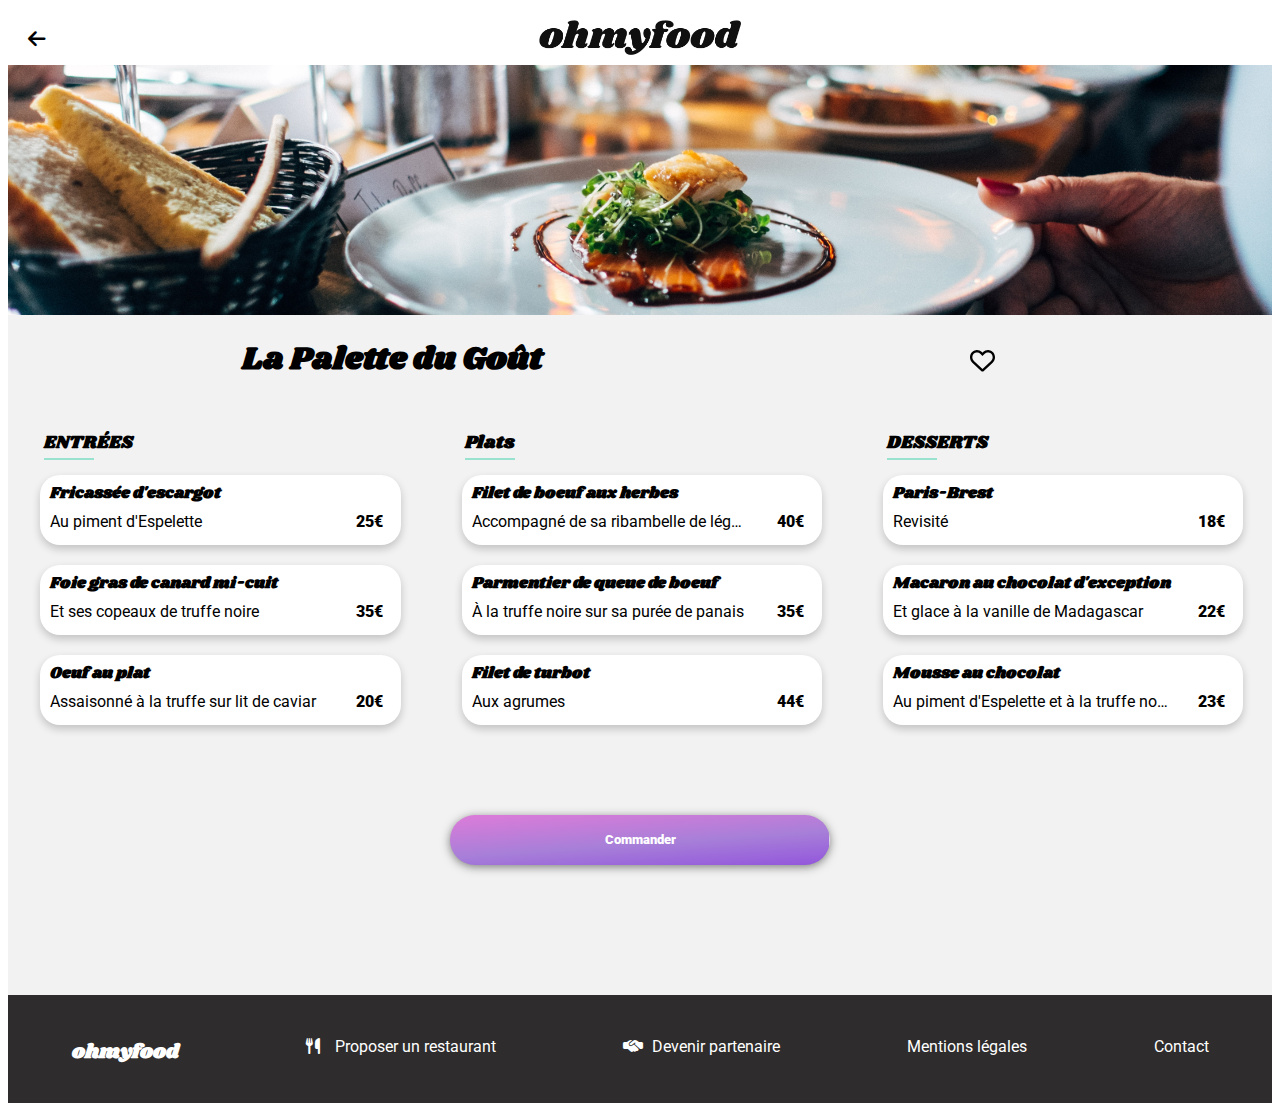
<file: menuLaPaletteDuGout.html>
<!DOCTYPE html>
<html lang="fr">
    <head>
        <meta charset="UTF-8">
        <meta http-equiv="X-UA-Compatible" content="IE=edge">
        <meta name="viewport" content="width=device-width, initial-scale=1.0">

        <link rel="stylesheet"  href="CSS/menuresto.css">
        <link rel="stylesheet" media="screen and (min-width: 769px)" href="CSS/moyenne_resolution_resto.css" />
        <link rel="stylesheet" media="screen and (min-width: 1079px)" href="CSS/large_resolution_resto.css">

        <link href="https://cdnjs.cloudflare.com/ajax/libs/font-awesome/6.1.1/css/all.min.css" rel="stylesheet">

        
        <link rel="preconnect" href="https://fonts.googleapis.com">
        <link rel="preconnect" href="https://fonts.gstatic.com" crossorigin>
        <link href="https://fonts.googleapis.com/css2?family=Raleway&family=Shrikhand&display=swap" rel="stylesheet">

        <link rel="preconnect" href="https://fonts.googleapis.com">
        <link rel="preconnect" href="https://fonts.gstatic.com" crossorigin>
        <link href="https://fonts.googleapis.com/css2?family=Roboto:wght@100&display=swap" rel="stylesheet"> 
        <title>La Palette Du Goût</title>
    </head>
   <body>
        <div class="blocPage">

            <svg id="stylesvg" aria-hidden="true" focusable="false">
                <linearGradient id="mygradient" x2="1" y2="1">
                  <stop offset="0%" stop-color="#9356DC" />
                  <stop offset="100%" stop-color="#FF79DA" />
                </linearGradient>
            </svg>

            <div class="entete">
                <header>
                    <div class="divFlecheEntete ">
                        <a href="accueil.html">
                            <i class="fa-solid fa-arrow-left"></i>
                        </a>
                    </div>
                    <div class="divLogo">
                        <a href="accueil.html" class="logo"><img src="images/logo/ohmyfood.png" alt="OhmyFood"></a>
                    </div>
                    <div class="twentyfivepercent"></div>
            </header>
            </div>

            <div class="menu">
                <div class="divIMG">
                    <img src="images\restaurants\jay-wennington-N_Y88TWmGwA-unsplash.jpg" alt="La Palette du Goût">
    
                </div>
    
                <div class="resto">
                    
                    <div class="title flexBetween">
                        <div class="divTitle">
                            <h1>La Palette du Goût</h1>
                        </div>


                        <div class="divHeart flexCenter">
                            <div class="heartEmpty">
                              <svg xmlns="http://www.w3.org/2000/svg" viewBox="0 0 512 512">
                                <path
                                  d="M244 84L255.1 96L267.1 84.02C300.6 51.37 347 36.51 392.6 44.1C461.5 55.58 512 115.2 512 185.1V190.9C512 232.4 494.8 272.1 464.4 300.4L283.7 469.1C276.2 476.1 266.3 480 256 480C245.7 480 235.8 476.1 228.3 469.1L47.59 300.4C17.23 272.1 0 232.4 0 190.9V185.1C0 115.2 50.52 55.58 119.4 44.1C164.1 36.51 211.4 51.37 244 84C243.1 84 244 84.01 244 84L244 84zM255.1 163.9L210.1 117.1C188.4 96.28 157.6 86.4 127.3 91.44C81.55 99.07 48 138.7 48 185.1V190.9C48 219.1 59.71 246.1 80.34 265.3L256 429.3L431.7 265.3C452.3 246.1 464 219.1 464 190.9V185.1C464 138.7 430.4 99.07 384.7 91.44C354.4 86.4 323.6 96.28 301.9 117.1L255.1 163.9z" />
                              </svg>
                            </div>
          
                            <div class="heartFill">
                              <svg viewBox="0 0 512 512">
                                <g stroke="black">
                                  <path
                                    d="M0 190.9V185.1C0 115.2 50.52 55.58 119.4 44.1C164.1 36.51 211.4 51.37 244 84.02L256 96L267.1 84.02C300.6 51.37 347 36.51 392.6 44.1C461.5 55.58 512 115.2 512 185.1V190.9C512 232.4 494.8 272.1 464.4 300.4L283.7 469.1C276.2 476.1 266.3 480 256 480C245.7 480 235.8 476.1 228.3 469.1L47.59 300.4C17.23 272.1 .0003 232.4 .0003 190.9L0 190.9z" />
                              </svg>
                            </div>
                        </div>
                        
                    </div>

                    <div class="divPlat">

                        <section class="listEntree">
                            <h2>ENTRÉES</h2>

                            <article class="plat">
                                <div class="partRouge">
                                    <div class="divTitlePlat">
                                        <h3>Fricassée d'escargot</h3>
                                    </div>

                                    <div class="divInfoPlat">
                                        <div class="divDescPlat">
                                            <span>Au piment d'Espelette</span>
                                        </div>
                                        <div class="divPricePlat">
                                            <span class="price">25€</span>
                                        </div>
                                    </div>
                                </div>
                                <div class="divValid flexCenter">
                                    <img src="images\fontLogo\circle-check-solid.svg" alt="Logo de Validation">
                                </div>
                            </article>

                            <article class="plat">
                                <div class="partRouge">
                                    <div class="divTitlePlat">
                                        <h3>Foie gras de canard mi-cuit</h3>
                                    </div>

                                    <div class="divInfoPlat">
                                        <div class="divDescPlat">
                                            <span>Et ses copeaux de truffe noire</span>
                                        </div>
                                        <div class="divPricePlat">
                                            <span class="price">35€</span>
                                        </div>
                                    </div>
                                </div>
                                <div class="divValid flexCenter">
                                    <img src="images\fontLogo\circle-check-solid.svg" alt="Logo de Validation">
                                </div>
                            </article>

                            <article class="plat">
                                <div class="partRouge">
                                    <div class="divTitlePlat">
                                        <h3>Oeuf au plat</h3>
                                    </div>

                                    <div class="divInfoPlat">
                                        <div class="divDescPlat">
                                            <span>Assaisonné à la truffe sur lit de caviar</span>
                                        </div>
                                        <div class="divPricePlat">
                                            <span class="price">20€</span>
                                        </div>
                                    </div>
                                </div>
                                <div class="divValid flexCenter">
                                    <img src="images\fontLogo\circle-check-solid.svg" alt="Logo de Validation">
                                </div>
                            </article>
                        </section>

                        <section class="listPlat">
                            <h2>Plats</h2>

                            <article class="plat">
                                <div class="partRouge">
                                    <div class="divTitlePlat">
                                        <h3>Filet de boeuf aux herbes</h3>
                                    </div>

                                    <div class="divInfoPlat">
                                        <div class="divDescPlat">
                                            <span>Accompagné de sa ribambelle de légumes</span>
                                        </div>
                                        <div class="divPricePlat">
                                            <span class="price">40€</span>
                                        </div>
                                    </div>
                                </div>
                                <div class="divValid flexCenter">
                                    <img src="images\fontLogo\circle-check-solid.svg" alt="Logo de Validation">
                                </div>
                            </article>

                            <article class="plat">
                                <div class="partRouge">
                                    <div class="divTitlePlat">
                                        <h3>Parmentier de queue de boeuf</h3>
                                    </div>

                                    <div class="divInfoPlat">
                                        <div class="divDescPlat">
                                            <span>À la truffe noire sur sa purée de panais</span>
                                        </div>
                                        <div class="divPricePlat">
                                            <span class="price">35€</span>
                                        </div>
                                    </div>
                                </div>
                                <div class="divValid flexCenter">
                                    <img src="images\fontLogo\circle-check-solid.svg" alt="Logo de Validation">
                                </div>
                            </article>

                            <article class="plat">
                                <div class="partRouge">
                                    <div class="divTitlePlat">
                                        <h3>Filet de turbot</h3>
                                    </div>

                                    <div class="divInfoPlat">
                                        <div class="divDescPlat">
                                            <span>Aux agrumes</span>
                                        </div>
                                        <div class="divPricePlat">
                                            <span class="price">44€</span>
                                        </div>
                                    </div>
                                </div>
                                <div class="divValid flexCenter">
                                    <img src="images\fontLogo\circle-check-solid.svg" alt="Logo de Validation">
                                </div>
                            </article>
                            
                        </section>

                        <section class="listDessert">
                            <h2>DESSERTS</h2>

                            <article class="plat">
                                <div class="partRouge">
                                    <div class="divTitlePlat">
                                        <h3>Paris-Brest</h3>
                                    </div>

                                    <div class="divInfoPlat">
                                        <div class="divDescPlat">
                                            <span>Revisité</span>
                                        </div>
                                        <div class="divPricePlat">
                                            <span class="price">18€</span>
                                        </div>
                                    </div>
                                </div>
                                <div class="divValid flexCenter">
                                    <img src="images\fontLogo\circle-check-solid.svg" alt="Logo de Validation">
                                </div>
                            </article>

                            <article class="plat">
                                <div class="partRouge">
                                    <div class="divTitlePlat">
                                        <h3>Macaron au chocolat d'exception</h3>
                                    </div>

                                    <div class="divInfoPlat">
                                        <div class="divDescPlat">
                                            <span>Et glace à la vanille de Madagascar</span>
                                        </div>
                                        <div class="divPricePlat">
                                            <span class="price">22€</span>
                                        </div>
                                    </div>
                                </div>
                                <div class="divValid flexCenter">
                                    <img src="images\fontLogo\circle-check-solid.svg" alt="Logo de Validation">
                                </div>
                            </article>

                            <article class="plat">
                                <div class="partRouge">
                                    <div class="divTitlePlat">
                                        <h3>Mousse au chocolat</h3>
                                    </div>

                                    <div class="divInfoPlat">
                                        <div class="divDescPlat">
                                            <span class="price">Au piment d'Espelette et à la truffe noire</span>
                                        </div>
                                        <div class="divPricePlat">
                                            <span class="price">23€</span>
                                        </div>
                                    </div>
                                </div>
                                <div class="divValid flexCenter">
                                    <img src="images\fontLogo\circle-check-solid.svg" alt="Logo de Validation">
                                </div>
                            </article>
                        </section>
                    </div><!--fin divPlat-->

                    <div class="divCommande">
                        <button class=" exploreButton" type="submit">
                            Commander
                        </button> 
                    </div> <!--Fin divCommande-->

                </div><!--fin resto-->
            </div>

            <footer>
                <a href="accueil.html">
                    <h2>ohmyfood</h2>
                </a>

                <div>
                    <a href="#">
                        <i class="fa-solid fa-utensils"></i>
                        Proposer un restaurant
                    </a>
                </div>
                    
                <div>
                    <a href="#">
                        <i class="fa-solid fa-handshake-simple"></i>
                        Devenir partenaire
                    </a>
                </div>
                    
                <div>
                    <a href="#">Mentions légales</a>
                </div>

                <div>
                    <a href="mailto:test.mail@gmail.com">Contact</a>
                </div>
            </footer>


        </div>
   </body>
</html>
</file>
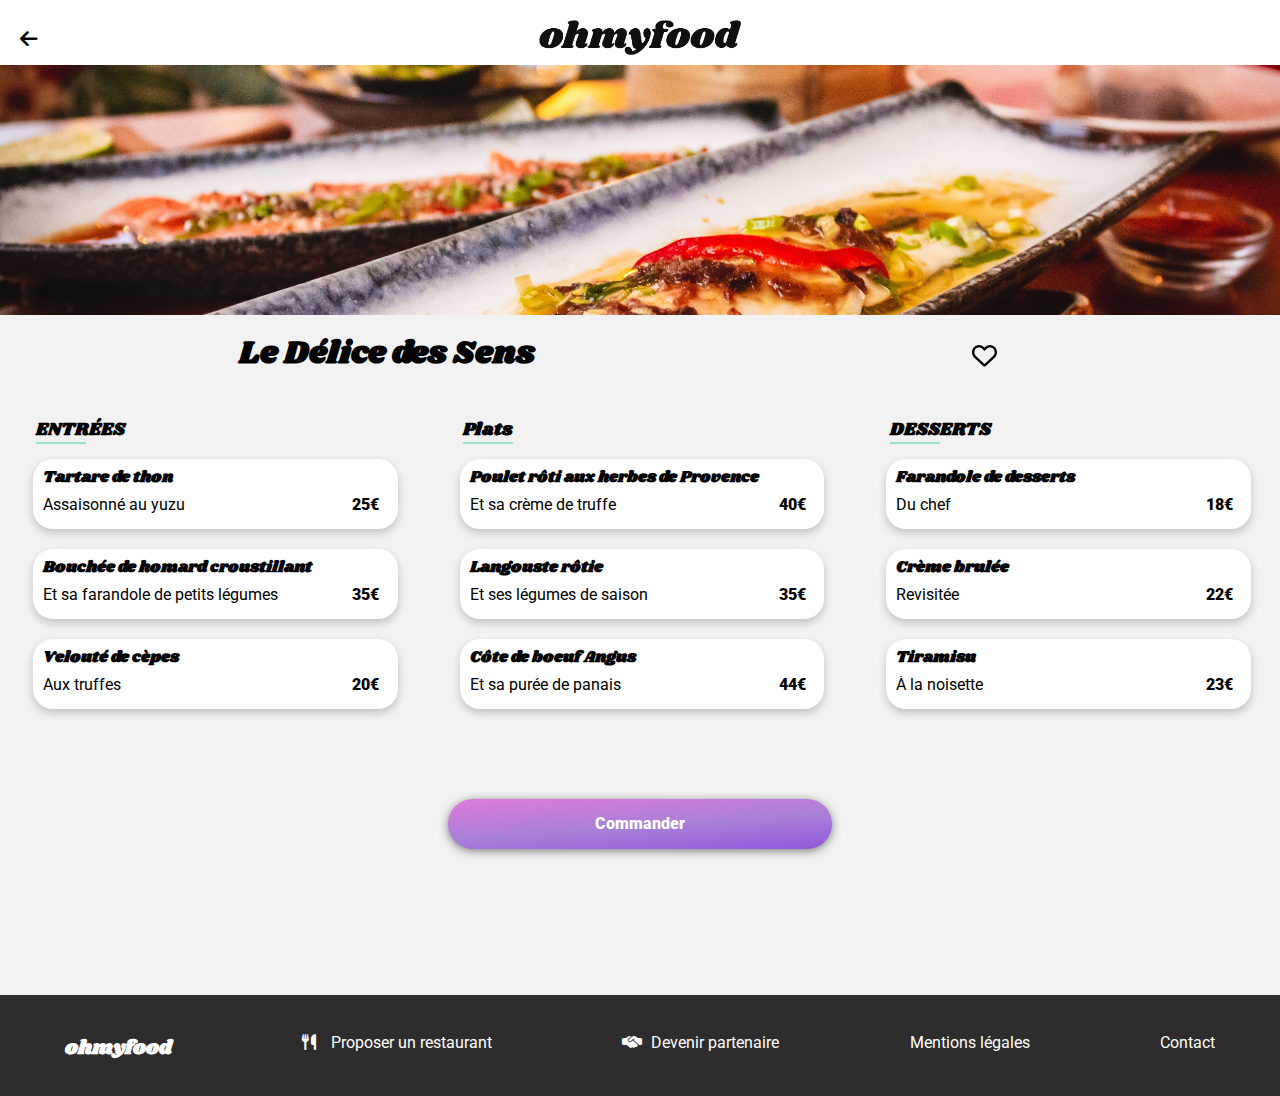
<file: menuledelicedessens.html>
<!DOCTYPE html>
<html lang="fr">
  <head>
    <meta charset="UTF-8" />
    <meta http-equiv="X-UA-Compatible" content="IE=edge" />
    <meta name="viewport" content="width=device-width, initial-scale=1.0" />

    <link rel="stylesheet" href="CSS/normalise.css">

    <link rel="stylesheet" href="CSS/menuresto.css" />
    <link
      rel="stylesheet"
      media="screen and (min-width: 769px)"
      href="CSS/moyenne_resolution_resto.css"
    />
    <link
      rel="stylesheet"
      media="screen and (min-width: 1079px)"
      href="CSS/large_resolution_resto.css"
    />

    <link
      href="https://cdnjs.cloudflare.com/ajax/libs/font-awesome/6.1.1/css/all.min.css"
      rel="stylesheet"
    />

    <link
      href="https://fonts.googleapis.com/css2?family=Roboto:ital,wght@0,100;0,300;0,400;0,500;0,700;1,100;1,300;1,400;1,500;1,700&family=Shrikhand&display=swap"
      rel="stylesheet"
    />
    <title>Le Délice des Sens</title>
  </head>
  <body>
    <div class="blocPage">
      <svg id="stylesvg" aria-hidden="true" focusable="false">
        <linearGradient id="mygradient" x2="1" y2="1">
          <stop offset="0%" stop-color="#9356DC" />
          <stop offset="100%" stop-color="#FF79DA" />
        </linearGradient>
      </svg>

      <div class="entete">
        <header>
          <div class="divFlecheEntete">
            <a href="index.html">
              <i class="fa-solid fa-arrow-left"></i>
            </a>
          </div>
          <div class="divLogo">
            <a href="index.html" class="logo"
              ><img src="images/logo/ohmyfood.png" alt="OhmyFood"
            /></a>
          </div>
          <div class="twentyfivepercent"></div>
        </header>
      </div>

      <div class="menu">
        <div class="divIMG">
          <img
            src="images/restaurants/louis-hansel-shotsoflouis-qNBGVyOCY8Q-unsplash.jpg"
            alt="Le Délice Des Sens"
          />
        </div>

        <div class="resto">
          <div class="title flexBetween">
            <div class="divTitle">
              <h1>Le Délice des Sens</h1>
            </div>
            <div class="divHeart flexCenter">
              <div class="heartEmpty">
                <svg xmlns="http://www.w3.org/2000/svg" viewBox="0 0 512 512">
                  <path
                    d="M244 84L255.1 96L267.1 84.02C300.6 51.37 347 36.51 392.6 44.1C461.5 55.58 512 115.2 512 185.1V190.9C512 232.4 494.8 272.1 464.4 300.4L283.7 469.1C276.2 476.1 266.3 480 256 480C245.7 480 235.8 476.1 228.3 469.1L47.59 300.4C17.23 272.1 0 232.4 0 190.9V185.1C0 115.2 50.52 55.58 119.4 44.1C164.1 36.51 211.4 51.37 244 84C243.1 84 244 84.01 244 84L244 84zM255.1 163.9L210.1 117.1C188.4 96.28 157.6 86.4 127.3 91.44C81.55 99.07 48 138.7 48 185.1V190.9C48 219.1 59.71 246.1 80.34 265.3L256 429.3L431.7 265.3C452.3 246.1 464 219.1 464 190.9V185.1C464 138.7 430.4 99.07 384.7 91.44C354.4 86.4 323.6 96.28 301.9 117.1L255.1 163.9z"
                  />
                </svg>
              </div>

              <div class="heartFill">
                <svg viewBox="0 0 512 512">
                  <g stroke="black">
                    <path
                      d="M0 190.9V185.1C0 115.2 50.52 55.58 119.4 44.1C164.1 36.51 211.4 51.37 244 84.02L256 96L267.1 84.02C300.6 51.37 347 36.51 392.6 44.1C461.5 55.58 512 115.2 512 185.1V190.9C512 232.4 494.8 272.1 464.4 300.4L283.7 469.1C276.2 476.1 266.3 480 256 480C245.7 480 235.8 476.1 228.3 469.1L47.59 300.4C17.23 272.1 .0003 232.4 .0003 190.9L0 190.9z"
                    />
                  </g>
                </svg>
              </div>
            </div>
          </div>

          <div class="divPlat">
            <section class="listEntree">
              <h2>ENTRÉES</h2>

              <article class="plat">
                <div class="partRouge">
                  <div class="divTitlePlat">
                    <h3>Tartare de thon</h3>
                  </div>

                  <div class="divInfoPlat">
                    <div class="divDescPlat">
                      <span>Assaisonné au yuzu</span>
                    </div>
                    <div class="divPricePlat">
                      <span class="price">25€</span>
                    </div>
                  </div>
                </div>
                <div class="divValid flexCenter">
                  <img
                    src="images/fontLogo/circle-check-solid.svg"
                    alt="Logo de Validation"
                  />
                </div>
              </article>

              <article class="plat">
                <div class="partRouge">
                  <div class="divTitlePlat">
                    <h3>Bouchée de homard croustillant</h3>
                  </div>

                  <div class="divInfoPlat">
                    <div class="divDescPlat">
                      <span>Et sa farandole de petits légumes</span>
                    </div>
                    <div class="divPricePlat">
                      <span class="price">35€</span>
                    </div>
                  </div>
                </div>
                <div class="divValid flexCenter">
                  <img
                    src="images/fontLogo/circle-check-solid.svg"
                    alt="Logo de Validation"
                  />
                </div>
              </article>

              <article class="plat">
                <div class="partRouge">
                  <div class="divTitlePlat">
                    <h3>Velouté de cèpes</h3>
                  </div>

                  <div class="divInfoPlat">
                    <div class="divDescPlat">
                      <span>Aux truffes</span>
                    </div>
                    <div class="divPricePlat">
                      <span class="price">20€</span>
                    </div>
                  </div>
                </div>
                <div class="divValid flexCenter">
                  <img
                    src="images/fontLogo/circle-check-solid.svg"
                    alt="Logo de Validation"
                  />
                </div>
              </article>
            </section>

            <section class="listPlat">
              <h2>Plats</h2>

              <article class="plat">
                <div class="partRouge">
                  <div class="divTitlePlat">
                    <h3>Poulet rôti aux herbes de Provence</h3>
                  </div>

                  <div class="divInfoPlat">
                    <div class="divDescPlat">
                      <span>Et sa crème de truffe</span>
                    </div>
                    <div class="divPricePlat">
                      <span class="price">40€</span>
                    </div>
                  </div>
                </div>
                <div class="divValid flexCenter">
                  <img
                    src="images/fontLogo/circle-check-solid.svg"
                    alt="Logo de Validation"
                  />
                </div>
              </article>

              <article class="plat">
                <div class="partRouge">
                  <div class="divTitlePlat">
                    <h3>Langouste rôtie</h3>
                  </div>

                  <div class="divInfoPlat">
                    <div class="divDescPlat">
                      <span>Et ses légumes de saison</span>
                    </div>
                    <div class="divPricePlat">
                      <span class="price">35€</span>
                    </div>
                  </div>
                </div>
                <div class="divValid flexCenter">
                  <img
                    src="images/fontLogo/circle-check-solid.svg"
                    alt="Logo de Validation"
                  />
                </div>
              </article>

              <article class="plat">
                <div class="partRouge">
                  <div class="divTitlePlat">
                    <h3>Côte de boeuf Angus</h3>
                  </div>

                  <div class="divInfoPlat">
                    <div class="divDescPlat">
                      <span>Et sa purée de panais</span>
                    </div>
                    <div class="divPricePlat">
                      <span class="price">44€</span>
                    </div>
                  </div>
                </div>
                <div class="divValid flexCenter">
                  <img
                    src="images/fontLogo/circle-check-solid.svg"
                    alt="Logo de Validation"
                  />
                </div>
              </article>
            </section>

            <section class="listDessert">
              <h2>DESSERTS</h2>

              <article class="plat">
                <div class="partRouge">
                  <div class="divTitlePlat">
                    <h3>Farandole de desserts</h3>
                  </div>

                  <div class="divInfoPlat">
                    <div class="divDescPlat">
                      <span>Du chef</span>
                    </div>
                    <div class="divPricePlat">
                      <span class="price">18€</span>
                    </div>
                  </div>
                </div>
                <div class="divValid flexCenter">
                  <img
                    src="images/fontLogo/circle-check-solid.svg"
                    alt="Logo de Validation"
                  />
                </div>
              </article>

              <article class="plat">
                <div class="partRouge">
                  <div class="divTitlePlat">
                    <h3>Crème brulée</h3>
                  </div>

                  <div class="divInfoPlat">
                    <div class="divDescPlat">
                      <span>Revisitée</span>
                    </div>
                    <div class="divPricePlat">
                      <span class="price">22€</span>
                    </div>
                  </div>
                </div>
                <div class="divValid flexCenter">
                  <img
                    src="images/fontLogo/circle-check-solid.svg"
                    alt="Logo de Validation"
                  />
                </div>
              </article>

              <article class="plat">
                <div class="partRouge">
                  <div class="divTitlePlat">
                    <h3>Tiramisu</h3>
                  </div>

                  <div class="divInfoPlat">
                    <div class="divDescPlat">
                      <span>À la noisette</span>
                    </div>
                    <div class="divPricePlat">
                      <span class="price">23€</span>
                    </div>
                  </div>
                </div>
                <div class="divValid flexCenter">
                  <img
                    src="images/fontLogo/circle-check-solid.svg"
                    alt="Logo de Validation"
                  />
                </div>
              </article>
            </section>
          </div>
          <!--fin divPlat-->

          <div class="divCommande">
            <button class="exploreButton" type="submit">Commander</button>
          </div>
          <!--Fin divCommande-->
        </div>
        <!--fin resto-->
      </div>

      <footer>
        <a href="index.html">
          <h2>ohmyfood</h2>
        </a>

        <div>
          <a href="#">
            <i class="fa-solid fa-utensils"></i>
            Proposer un restaurant
          </a>
        </div>

        <div>
          <a href="#">
            <i class="fa-solid fa-handshake-simple"></i>
            Devenir partenaire
          </a>
        </div>

        <div>
          <a href="#">Mentions légales</a>
        </div>

        <div>
          <a href="mailto:test.mail@gmail.com">Contact</a>
        </div>
      </footer>
    </div>
  </body>
</html>
</file>
<file: CSS/index.css>
/*Colors*/
.entete {
  width: 100%;
  height: 45px;
  margin-top: 20px;
}

/*ACCUEIL.HTML /  MENU*/
header {
  display: flex;
}
header .divLogo {
  width: 50%;
  display: flex;
  align-items: center;
  justify-content: center;
}

.divLogo img {
  height: 35px;
}

.divFlecheEntete {
  padding-left: 20px;
  width: 25%;
  display: flex;
  align-items: center;
}

.twentyfivepercent {
  width: 25%;
}

.divFlecheEntete a {
  text-decoration: none;
}

.divFlecheEntete i {
  font-size: 20px;
}

/*FOOTER*/
footer {
  background-color: rgba(13, 11, 11, 0.864);
  margin-bottom: 0;
  -webkit-text-decoration-color: white;
          text-decoration-color: white;
  padding-left: 25px;
  padding-top: 5px;
  padding-bottom: 20px;
}
footer h2 {
  font-family: "Shrikhand", cursive;
  font-size: 20px;
  color: white;
}
footer .fa-solid {
  width: 25px;
}
footer div {
  color: white;
  margin-bottom: 10px;
}
footer div:hover,
footer a:hover {
  color: #9356DC;
  cursor: pointer;
}
footer a {
  text-decoration: none;
  color: white;
}

/* On screens at least 769px */
@media screen and (min-width: 769px) {
  footer {
    display: flex;
    justify-content: space-around;
    align-items: center;
    width: 100%;
    margin-left: 0;
    padding-top: 25px;
    padding-bottom: 20px;
    padding-left: 0;
  }
}
/*GENERAL*/
a {
  text-decoration: none;
  color: black;
}

* {
  box-sizing: border-box;
}

* {
  font-family: "Roboto", sans-serif;
}

h1,
h2,
h3,
h4,
h5 {
  font-family: "Shrikhand", cursive;
}

.flexCenter {
  display: flex;
  justify-content: center;
  align-items: center;
}

.flexBetween {
  display: flex;
  justify-content: space-between;
}

.blocPage {
  width: 100%;
  padding: 0;
}

/* ---------------------------------------------- ANIMATIONS ----------------------------------------------*/
/*ANIM HEART*/
#stylesvg {
  width: 0;
  height: 0;
  position: absolute;
}

.divHeart svg {
  height: 25px;
  width: 25px;
}

.heartFill {
  display: none;
}

.divHeart:hover > .heartEmpty {
  display: none;
}

.heartFill svg g {
  fill: url(#mygradient);
}

.divHeart:hover > .heartFill {
  display: block;
}

.divHeart:hover > .heartFill svg g {
  animation: fill-in 3s forwards;
  -webkit-animation: fill-in 3s forwards;
  fill-opacity: 0;
}

@-webkit-keyframes fill-in {
  0% {
    fill-opacity: 0;
  }
  100% {
    fill-opacity: 1;
  }
}

@keyframes fill-in {
  0% {
    fill-opacity: 0;
  }
  100% {
    fill-opacity: 1;
  }
}
/* ---------------------------------------------- FIN ----------------------------------------------*/
/*_________ exploreButton _________*/
.exploreButton {
  border: none;
  height: 50px;
  width: 250px;
  justify-content: center;
  align-items: center;
  display: flex;
  margin-bottom: 3rem;
  padding: 0;
  color: #fff;
  font-weight: 900;
  border-radius: 2rem;
  box-shadow: 0px 2px 10px 0px #7d7d7d;
  cursor: pointer;
  transition: 0.5s background-position ease-in-out;
  background-image: linear-gradient(356deg, #9356DC 0%, #a77fd8 33%, #FF79DA 100%, #a16be0 0%, #b493de 33%, #ff93e1 100%);
  background-size: 200%;
  background-position: right;
}
.exploreButton:hover {
  box-shadow: 0px 6px 14px 0px #525252;
  background-position: left;
}

.exploreButton a {
  color: white;
  margin: 0;
}

/*--------------------------------------------------------------------------------------------*/
/* ---------------------------------------------- ANIMATIONS ----------------------------------------------*/
/*LOADER*/
.loader {
  position: absolute;
  left: 50%;
  top: 50%;
  z-index: 1;
  width: 200px;
  height: 200px;
  margin: -76px 0 0 -76px;
  border: 16px solid #99E2D0;
  border-radius: 50%;
  border-top: 16px solid #9356DC;
  -webkit-animation: spin-loader 1s linear 1 forwards;
  animation: spin-loader 1s linear 1 forwards;
  transform: rotate(45deg);
}

@keyframes spin-loader {
  0% {
    transform: rotate(0deg);
  }
  50% {
    transform: rotate(180deg);
  }
  99.99% {
    transform: rotate(360deg);
    opacity: 1;
  }
  100% {
    opacity: 0;
  }
}
@-webkit-keyframes spin-loader {
  0% {
    -webkit-transform: rotate(0deg);
  }
  50% {
    -webkit-transform: rotate(180deg);
  }
  99.99% {
    -webkit-transform: rotate(360deg);
    opacity: 1;
  }
  100% {
    opacity: 0;
  }
}
/* ---------------------------------------------- FIN ----------------------------------------------*/
/* ---------------------------------------------- ANIMATIONS ----------------------------------------------*/
.blocPage {
  -webkit-animation: displayPage 0s 1s forwards;
          animation: displayPage 0s 1s forwards;
  visibility: hidden;
}

@keyframes displayPage {
  to {
    visibility: visible;
  }
}
@-webkit-keyframes displayPage {
  to {
    visibility: visible;
  }
}
/* ---------------------------------------------- FIN ----------------------------------------------*/
/*_________divSansHeaderFooter_________*/
.globalSansHeaderFooter {
  width: 100%;
}

/*DIVLOCATION*/
.divLocation {
  border-top: 3px solid #D8D8D8;
  background-color: #E8E8E8;
  height: 50px;
  margin-bottom: 0;
  display: flex;
  font-size: 15px;
  justify-content: center;
  align-items: center;
}
.divLocation p {
  font-weight: 900;
}
.divLocation i {
  margin-right: 15px;
}

/*DIVLOCATION*/
/*INTRODUCTION*/
.introduction {
  height: 270px;
  background-color: #f2f2f2;
  width: 100%;
  flex-wrap: wrap;
}

/*_________ reservezPhrase _________*/
.reservezPhrase {
  text-align: center;
  margin-left: 20px;
  margin-right: 20px;
  width: 100%;
}
.reservezPhrase h2 {
  margin-left: 20px;
  margin-right: 20px;
}
.reservezPhrase p {
  font-size: 20px;
  font-weight: bold;
}

/*INTRODUCTION*/
/*FONCTIONNEMENT*/
.fonctionnement {
  height: 465px;
  padding-left: 5%;
  padding-top: 30px;
}
.fonctionnement h2 {
  margin-bottom: 28px;
}

/*_________ listChoix _________*/
.listChoix {
  width: 95%;
}
.listChoix .choix {
  width: 100%;
  height: 80px;
  background-color: #f2f2f2;
  border-radius: 25px;
  box-shadow: 0 4px 8px 0 rgba(0, 0, 0, 0.2);
  position: relative;
  z-index: 0;
  margin-bottom: 20px;
  align-items: center;
  transition: background-color 1s ease-in;
}
.listChoix .choix .choix i {
  color: grey;
}
.listChoix .choix .choix:hover {
  background-color: #eadafd;
}

.choix:hover .iconFonc {
  color: #9356DC;
}

.choix:hover {
  background-color: #EDE3FF;
}

.numberFonc {
  width: 25px;
  height: 25px;
  border-radius: 50px;
  background-color: #9356DC;
  color: white;
  margin-left: -3%;
  margin-right: 6%;
}
.numberFonc .space {
  width: 3%;
}

.iconFonc {
  width: 10%;
  color: #989898;
}

.textFonc {
  width: 77%;
  font-weight: 900;
  font-size: 14px;
  margin-left: 20px;
}

/*FONCTIONNEMENT*/
/*RESTAURANTS*/
#firstH2 {
  display: none;
}

.listResto {
  display: flex;
  align-items: center;
  flex-direction: column;
  padding-top: 10px;
}

.restaurants {
  display: block;
  background-color: #f2f2f2;
  padding-top: 20px;
  height: 1160px;
}
.restaurants h2 {
  width: 348px;
}
.restaurants .cardRestaurants1 {
  width: 348px;
  border-radius: 10px;
  margin-bottom: 20px;
  box-shadow: 0 4px 8px 0 rgba(0, 0, 0, 0.2);
  background-color: white;
}
.restaurants .cardRestaurants1 .cardRestaurantsImage {
  height: 165px;
  border-radius: 10px 10px 0 0;
}
.restaurants .cardRestaurants1 .cardRestaurantsInfos {
  display: flex;
  border-radius: 0 0 10px 10px;
  padding-left: 0px;
}
.restaurants .cardRestaurants1 .cardRestaurantsInfos .infoCard {
  width: 85%;
  padding-bottom: 5px;
  padding-left: 10px;
}
.restaurants .cardRestaurants1 .cardRestaurantsInfos h3 {
  margin-bottom: 1px;
  margin-top: 12px;
  font-size: 15px;
}
.restaurants .cardRestaurants1 .cardRestaurantsInfos p {
  margin-top: 0;
  margin-bottom: 8px;
}

.cardRestaurantsImage img {
  height: inherit;
  width: 100%;
  border-radius: 10px 10px 0 0;
  position: relative;
  -o-object-fit: cover;
     object-fit: cover;
}

.nouveau {
  font-size: 13px;
  font-weight: 900;
  background-color: #99E2D0;
  color: green;
  position: absolute;
  margin-top: -160px;
  margin-left: 275px;
  padding: 5px;
  border-radius: 2px;
}

/*RESTAURANTS*/
/*--------------------------------------------------------------------------------------------*//*# sourceMappingURL=index.css.map */
</file>
<file: CSS/moyenne_resolution.css>
/*Fonctionnement*/
.fonctionnement h2 {
  padding-left: 35%;
}

/*Restaurant*/
#firstH2 {
  display: block;
  padding-left: 0px;
  text-align: center;
  width: auto;
}

.listResto {
  width: 100%;
  padding-top: 20px;
  padding-bottom: 20px;
  padding-left: 0%;
  padding-right: 0%;
  justify-content: space-around;
  flex-wrap: wrap;
  flex-direction: row;
}
.listResto h2 {
  display: none;
}
.listResto a {
  width: 42%;
}

.restaurants {
  height: 765px;
}
.restaurants .cardRestaurants1 {
  width: 100%;
}

.nouveau {
  margin-left: 31%;
}/*# sourceMappingURL=moyenne_resolution.css.map */
</file>
<file: CSS/large_resolution.css>
/*Fonctionnement*/
.fonctionnement {
  height: 265px;
  padding-left: 0;
}

.fonctionnement h2 {
  width: 15%;
  padding: 0;
  margin-left: 40%;
}

.listChoix {
  display: flex;
  justify-content: space-around;
  width: 100%;
}
.listChoix .choix {
  margin-left: 20px;
  margin-right: 20px;
}

.listResto {
  margin-left: 1%;
}/*# sourceMappingURL=large_resolution.css.map */
</file>
<file: CSS/menuresto.css>
@charset "UTF-8";
/*Colors*/
.entete {
  width: 100%;
  height: 45px;
  margin-top: 20px;
}

/*ACCUEIL.HTML /  MENU*/
header {
  display: flex;
}
header .divLogo {
  width: 50%;
  display: flex;
  align-items: center;
  justify-content: center;
}

.divLogo img {
  height: 35px;
}

.divFlecheEntete {
  padding-left: 20px;
  width: 25%;
  display: flex;
  align-items: center;
}

.twentyfivepercent {
  width: 25%;
}

.divFlecheEntete a {
  text-decoration: none;
}

.divFlecheEntete i {
  font-size: 20px;
}

/*FOOTER*/
footer {
  background-color: rgba(13, 11, 11, 0.864);
  margin-bottom: 0;
  -webkit-text-decoration-color: white;
          text-decoration-color: white;
  padding-left: 25px;
  padding-top: 5px;
  padding-bottom: 20px;
}
footer h2 {
  font-family: "Shrikhand", cursive;
  font-size: 20px;
  color: white;
}
footer .fa-solid {
  width: 25px;
}
footer div {
  color: white;
  margin-bottom: 10px;
}
footer div:hover,
footer a:hover {
  color: #9356DC;
  cursor: pointer;
}
footer a {
  text-decoration: none;
  color: white;
}

/* On screens at least 769px */
@media screen and (min-width: 769px) {
  footer {
    display: flex;
    justify-content: space-around;
    align-items: center;
    width: 100%;
    margin-left: 0;
    padding-top: 25px;
    padding-bottom: 20px;
    padding-left: 0;
  }
}
/*GENERAL*/
a {
  text-decoration: none;
  color: black;
}

* {
  box-sizing: border-box;
}

* {
  font-family: "Roboto", sans-serif;
}

h1,
h2,
h3,
h4,
h5 {
  font-family: "Shrikhand", cursive;
}

.flexCenter {
  display: flex;
  justify-content: center;
  align-items: center;
}

.flexBetween {
  display: flex;
  justify-content: space-between;
}

.blocPage {
  width: 100%;
  padding: 0;
}

/* ---------------------------------------------- ANIMATIONS ----------------------------------------------*/
/*ANIM HEART*/
#stylesvg {
  width: 0;
  height: 0;
  position: absolute;
}

.divHeart svg {
  height: 25px;
  width: 25px;
}

.heartFill {
  display: none;
}

.divHeart:hover > .heartEmpty {
  display: none;
}

.heartFill svg g {
  fill: url(#mygradient);
}

.divHeart:hover > .heartFill {
  display: block;
}

.divHeart:hover > .heartFill svg g {
  animation: fill-in 3s forwards;
  -webkit-animation: fill-in 3s forwards;
  fill-opacity: 0;
}

@-webkit-keyframes fill-in {
  0% {
    fill-opacity: 0;
  }
  100% {
    fill-opacity: 1;
  }
}

@keyframes fill-in {
  0% {
    fill-opacity: 0;
  }
  100% {
    fill-opacity: 1;
  }
}
/* ---------------------------------------------- FIN ----------------------------------------------*/
/*_________ exploreButton _________*/
.exploreButton {
  border: none;
  height: 50px;
  width: 250px;
  justify-content: center;
  align-items: center;
  display: flex;
  margin-bottom: 3rem;
  padding: 0;
  color: #fff;
  font-weight: 900;
  border-radius: 2rem;
  box-shadow: 0px 2px 10px 0px #7d7d7d;
  cursor: pointer;
  transition: 0.5s background-position ease-in-out;
  background-image: linear-gradient(356deg, #9356DC 0%, #a77fd8 33%, #FF79DA 100%, #a16be0 0%, #b493de 33%, #ff93e1 100%);
  background-size: 200%;
  background-position: right;
}
.exploreButton:hover {
  box-shadow: 0px 6px 14px 0px #525252;
  background-position: left;
}

.exploreButton a {
  color: white;
  margin: 0;
}

/*--------------------------------------------------------------------------------------------*/
/*_________ menu _________*/
.menu {
  height: 1410px;
}

/*_________ image _________*/
.divIMG {
  height: 250px;
  background-color: grey;
  position: relative;
}

.divIMG img {
  height: 100%;
  width: 100%;
  -o-object-fit: cover;
     object-fit: cover;
}

/*_________ resto _________*/
.resto {
  height: 1200px;
  width: 98%;
  background-color: #f2f2f2;
  border-radius: 40px 40px 0 0;
  position: absolute;
  z-index: 999;
  margin-top: -40px;
}

/*divHEART*/
.divHeart {
  margin-right: 5%;
  padding-top: 5px;
}

/*_________ title _________*/
.title h1 {
  padding-left: 20px;
}

.partRouge {
  min-height: inherit;
  max-height: inherit;
  width: 100%;
}

.divTitlePlat {
  min-height: 50%;
  max-height: inherit;
  width: 100%;
  padding-left: 10px;
  padding-right: 15px;
  padding-top: 12px;
}
.divTitlePlat h3 {
  font-size: 16px;
  margin-top: 0;
  margin-bottom: 0;
  line-height: 0.9em;
}

.divInfoPlat {
  height: 50%;
  width: 100%;
  display: flex;
  justify-content: space-between;
  padding-top: 2px;
}

.divDescPlat {
  height: 100%;
  width: 80%;
  padding-left: 10px;
  white-space: nowrap;
  overflow: hidden;
  text-overflow: ellipsis;
}

.divPricePlat {
  height: 100%;
  width: 20%;
  text-align: right;
  padding-right: 5%;
}
.divPricePlat .price {
  font-weight: 900;
}

.divValid {
  display: none;
  background-color: #99E2D0;
  border-radius: 0 20px 20px 0;
  min-height: 70px;
  max-height: 90px;
  width: 20%;
}

.plat {
  min-height: 70px;
  max-height: 90px;
  width: 95%;
  display: flex;
  box-shadow: 0 4px 8px 0 rgba(0, 0, 0, 0.2);
  border-radius: 20px;
  background-color: white;
  margin-bottom: 20px;
  margin-left: 3%;
  cursor: pointer;
}
.plat:hover > .divValid {
  display: block;
  opacity: 1;
  transform-origin: right;
  -webkit-animation: progress-bar 1s;
          animation: progress-bar 1s;
  -webkit-animation-fill-mode: backwards;
          animation-fill-mode: backwards;
  display: flex;
  justify-content: center;
  align-items: center;
}
.plat:hover > .divValid img {
  display: block;
  height: 25px;
  width: 25px;
  filter: brightness(0) invert(1);
  -webkit-animation: spin 1s linear;
  animation: spin 1s linear;
  -webkit-animation-fill-mode: forwards;
  animation-fill-mode: forwards;
}
.plat:hover > .partRouge {
  border-radius: 20px 0 0 20px;
  width: 80%;
}
.plat:hover > .partRouge .divTitlePlat {
  white-space: nowrap;
  overflow: hidden;
  text-overflow: ellipsis;
}
.plat:hover > .partRouge .divTitlePlat h3 {
  display: inline;
}

/*---------*/
@-webkit-keyframes progress-bar {
  0% {
    transform: scaleX(0);
  }
  17% {
    transform: scaleX(0.18);
  }
  24% {
    transform: scaleX(0.4);
  }
  46% {
    transform: scaleX(0.81);
    opacity: 1;
  }
  100% {
    transform: scaleX(1);
  }
}
@keyframes progress-bar {
  0% {
    transform: scaleX(0);
  }
  17% {
    transform: scaleX(0.18);
  }
  24% {
    transform: scaleX(0.4);
  }
  46% {
    transform: scaleX(0.81);
    opacity: 1;
  }
  100% {
    transform: scaleX(1);
  }
}
/*---------*/
@keyframes spin {
  from {
    transform: rotate(0deg);
  }
  to {
    transform: rotate(360deg);
  }
}
@-webkit-keyframes spin {
  from {
    -webkit-transform: rotate(0deg);
  }
  to {
    -webkit-transform: rotate(360deg);
  }
}
/*---------*/
/* ---------------------------------------------- ANIMATIONS ----------------------------------------------*/
/*affichage du menu au fur et à mesure*/
@keyframes load {
  0% {
    opacity: 0;
  }
  99% {
    opacity: 0;
  }
  100% {
    opacity: 1;
  }
}
@-webkit-keyframes load {
  0% {
    opacity: 0;
  }
  99% {
    opacity: 0;
  }
  100% {
    opacity: 1;
  }
}
.listEntree {
  -webkit-animation: load 0.5s ease-in 1;
  animation: load 0.5s ease-in 1;
}

.listPlat {
  -webkit-animation: load 1s ease-in 1;
  animation: load 1s ease-in 1;
}

.listDessert {
  -webkit-animation: load 1.5s ease-in 1;
  animation: load 1.5s ease-in 1;
}

/*affichage du menu au fur et à mesure*/
/* ---------------------------------------------- FIN ----------------------------------------------*/
.listEntree h2,
.listPlat h2,
.listDessert h2 {
  margin-left: 20px;
  margin-top: 25px;
  font-size: 18px;
  padding-bottom: 4px;
  position: relative;
}
.listEntree h2::before,
.listPlat h2::before,
.listDessert h2::before {
  content: "";
  position: absolute;
  bottom: 0;
  left: 0;
  width: 50px;
  height: 2px;
  background-color: #99E2D0;
}

/*_________ Commander _________*/
.divCommande {
  padding-top: 20px;
  display: flex;
  justify-content: center;
}

/*Media queries*/
/* On screens that are between 659px and 768px */
@media screen and (max-width: 768px) and (min-width: 659px) {
  .resto {
    width: 98%;
  }
}
/* On screens that are between 547px and 658px */
@media screen and (max-width: 658px) and (min-width: 547px) {
  .resto {
    width: 97.5%;
  }
}
/* On screens that are between 470px and 546px */
@media screen and (max-width: 546px) and (min-width: 470px) {
  .resto {
    width: 97%;
  }
}
/* On screens that are between 414px and 469px */
@media screen and (max-width: 469px) and (min-width: 414px) {
  .resto {
    width: 96.5%;
  }
}/*# sourceMappingURL=menuresto.css.map */
</file>
<file: CSS/moyenne_resolution_resto.css>
.menu {
  height: 1430px;
}

/*Resto*/
.listEntree h2,
.listPlat h2,
.listDessert h2 {
  width: 15%;
  margin-left: 40%;
}

.exploreButton {
  width: 30%;
}

.resto {
  height: 1180px;
  width: 100%;
  border-radius: 0;
  position: relative;
  z-index: 999;
  margin-top: 0px;
}/*# sourceMappingURL=moyenne_resolution_resto.css.map */
</file>
<file: CSS/large_resolution_resto.css>
/*TITRE*/
.divPlat {
  width: 100%;
  display: flex;
  justify-content: space-around;
}

.title {
  justify-content: space-around;
}

/*TITRES MENU*/
.listEntree h2,
.listPlat h2,
.listDessert h2 {
  margin-left: 15px;
}

/*CHOIX MENUS*/
.listEntree {
  width: 30%;
}

.listDessert {
  width: 30%;
}

.listPlat {
  width: 30%;
}

.exploreButton {
  margin-top: 50px;
  width: 30%;
}

.resto {
  height: 680px;
}

.menu {
  height: 930px;
}/*# sourceMappingURL=large_resolution_resto.css.map */
</file>
<file: CSS/la_note_enchantee.css>
.menu {
  height: 1500px;
}

.resto {
  height: 1290px;
}

/* On screens that are between 769px and less than 1079px */
@media screen and (max-width: 1079px) and (min-width: 769px) {
  .menu {
    height: 1540px;
  }
}
/* On screens that are at least 1079px */
@media screen and (min-width: 1079px) {
  .menu {
    height: 1040px;
  }
  .resto {
    height: 790px;
  }
}/*# sourceMappingURL=la_note_enchantee.css.map */
</file>
<file: CSS/normalise.css>
/*! normalize.css v8.0.1 | MIT License | github.com/necolas/normalize.css */

/* Document
   ========================================================================== */

/**
 * 1. Correct the line height in all browsers.
 * 2. Prevent adjustments of font size after orientation changes in iOS.
 */

 html {
    line-height: 1.15; /* 1 */
    -webkit-text-size-adjust: 100%; /* 2 */
  }
  
  /* Sections
     ========================================================================== */
  
  /**
   * Remove the margin in all browsers.
   */
  
  body {
    margin: 0;
  }
  
  /**
   * Render the `main` element consistently in IE.
   */
  
  main {
    display: block;
  }
  
  /**
   * Correct the font size and margin on `h1` elements within `section` and
   * `article` contexts in Chrome, Firefox, and Safari.
   */
  
  h1 {
    font-size: 2em;
    margin: 0.67em 0;
  }
  
  /* Grouping content
     ========================================================================== */
  
  /**
   * 1. Add the correct box sizing in Firefox.
   * 2. Show the overflow in Edge and IE.
   */
  
  hr {
    box-sizing: content-box; /* 1 */
    height: 0; /* 1 */
    overflow: visible; /* 2 */
  }
  
  /**
   * 1. Correct the inheritance and scaling of font size in all browsers.
   * 2. Correct the odd `em` font sizing in all browsers.
   */
  
  pre {
    font-family: monospace, monospace; /* 1 */
    font-size: 1em; /* 2 */
  }
  
  /* Text-level semantics
     ========================================================================== */
  
  /**
   * Remove the gray background on active links in IE 10.
   */
  
  a {
    background-color: transparent;
  }
  
  /**
   * 1. Remove the bottom border in Chrome 57-
   * 2. Add the correct text decoration in Chrome, Edge, IE, Opera, and Safari.
   */
  
  abbr[title] {
    border-bottom: none; /* 1 */
    text-decoration: underline; /* 2 */
    text-decoration: underline dotted; /* 2 */
  }
  
  /**
   * Add the correct font weight in Chrome, Edge, and Safari.
   */
  
  b,
  strong {
    font-weight: bolder;
  }
  
  /**
   * 1. Correct the inheritance and scaling of font size in all browsers.
   * 2. Correct the odd `em` font sizing in all browsers.
   */
  
  code,
  kbd,
  samp {
    font-family: monospace, monospace; /* 1 */
    font-size: 1em; /* 2 */
  }
  
  /**
   * Add the correct font size in all browsers.
   */
  
  small {
    font-size: 80%;
  }
  
  /**
   * Prevent `sub` and `sup` elements from affecting the line height in
   * all browsers.
   */
  
  sub,
  sup {
    font-size: 75%;
    line-height: 0;
    position: relative;
    vertical-align: baseline;
  }
  
  sub {
    bottom: -0.25em;
  }
  
  sup {
    top: -0.5em;
  }
  
  /* Embedded content
     ========================================================================== */
  
  /**
   * Remove the border on images inside links in IE 10.
   */
  
  img {
    border-style: none;
  }
  
  /* Forms
     ========================================================================== */
  
  /**
   * 1. Change the font styles in all browsers.
   * 2. Remove the margin in Firefox and Safari.
   */
  
  button,
  input,
  optgroup,
  select,
  textarea {
    font-family: inherit; /* 1 */
    font-size: 100%; /* 1 */
    line-height: 1.15; /* 1 */
    margin: 0; /* 2 */
  }
  
  /**
   * Show the overflow in IE.
   * 1. Show the overflow in Edge.
   */
  
  button,
  input { /* 1 */
    overflow: visible;
  }
  
  /**
   * Remove the inheritance of text transform in Edge, Firefox, and IE.
   * 1. Remove the inheritance of text transform in Firefox.
   */
  
  button,
  select { /* 1 */
    text-transform: none;
  }
  
  /**
   * Correct the inability to style clickable types in iOS and Safari.
   */
  
  button,
  [type="button"],
  [type="reset"],
  [type="submit"] {
    -webkit-appearance: button;
  }
  
  /**
   * Remove the inner border and padding in Firefox.
   */
  
  button::-moz-focus-inner,
  [type="button"]::-moz-focus-inner,
  [type="reset"]::-moz-focus-inner,
  [type="submit"]::-moz-focus-inner {
    border-style: none;
    padding: 0;
  }
  
  /**
   * Restore the focus styles unset by the previous rule.
   */
  
  button:-moz-focusring,
  [type="button"]:-moz-focusring,
  [type="reset"]:-moz-focusring,
  [type="submit"]:-moz-focusring {
    outline: 1px dotted ButtonText;
  }
  
  /**
   * Correct the padding in Firefox.
   */
  
  fieldset {
    padding: 0.35em 0.75em 0.625em;
  }
  
  /**
   * 1. Correct the text wrapping in Edge and IE.
   * 2. Correct the color inheritance from `fieldset` elements in IE.
   * 3. Remove the padding so developers are not caught out when they zero out
   *    `fieldset` elements in all browsers.
   */
  
  legend {
    box-sizing: border-box; /* 1 */
    color: inherit; /* 2 */
    display: table; /* 1 */
    max-width: 100%; /* 1 */
    padding: 0; /* 3 */
    white-space: normal; /* 1 */
  }
  
  /**
   * Add the correct vertical alignment in Chrome, Firefox, and Opera.
   */
  
  progress {
    vertical-align: baseline;
  }
  
  /**
   * Remove the default vertical scrollbar in IE 10+.
   */
  
  textarea {
    overflow: auto;
  }
  
  /**
   * 1. Add the correct box sizing in IE 10.
   * 2. Remove the padding in IE 10.
   */
  
  [type="checkbox"],
  [type="radio"] {
    box-sizing: border-box; /* 1 */
    padding: 0; /* 2 */
  }
  
  /**
   * Correct the cursor style of increment and decrement buttons in Chrome.
   */
  
  [type="number"]::-webkit-inner-spin-button,
  [type="number"]::-webkit-outer-spin-button {
    height: auto;
  }
  
  /**
   * 1. Correct the odd appearance in Chrome and Safari.
   * 2. Correct the outline style in Safari.
   */
  
  [type="search"] {
    -webkit-appearance: textfield; /* 1 */
    outline-offset: -2px; /* 2 */
  }
  
  /**
   * Remove the inner padding in Chrome and Safari on macOS.
   */
  
  [type="search"]::-webkit-search-decoration {
    -webkit-appearance: none;
  }
  
  /**
   * 1. Correct the inability to style clickable types in iOS and Safari.
   * 2. Change font properties to `inherit` in Safari.
   */
  
  ::-webkit-file-upload-button {
    -webkit-appearance: button; /* 1 */
    font: inherit; /* 2 */
  }
  
  /* Interactive
     ========================================================================== */
  
  /*
   * Add the correct display in Edge, IE 10+, and Firefox.
   */
  
  details {
    display: block;
  }
  
  /*
   * Add the correct display in all browsers.
   */
  
  summary {
    display: list-item;
  }
  
  /* Misc
     ========================================================================== */
  
  /**
   * Add the correct display in IE 10+.
   */
  
  template {
    display: none;
  }
  
  /**
   * Add the correct display in IE 10.
   */
  
  [hidden] {
    display: none;
  }
</file>
